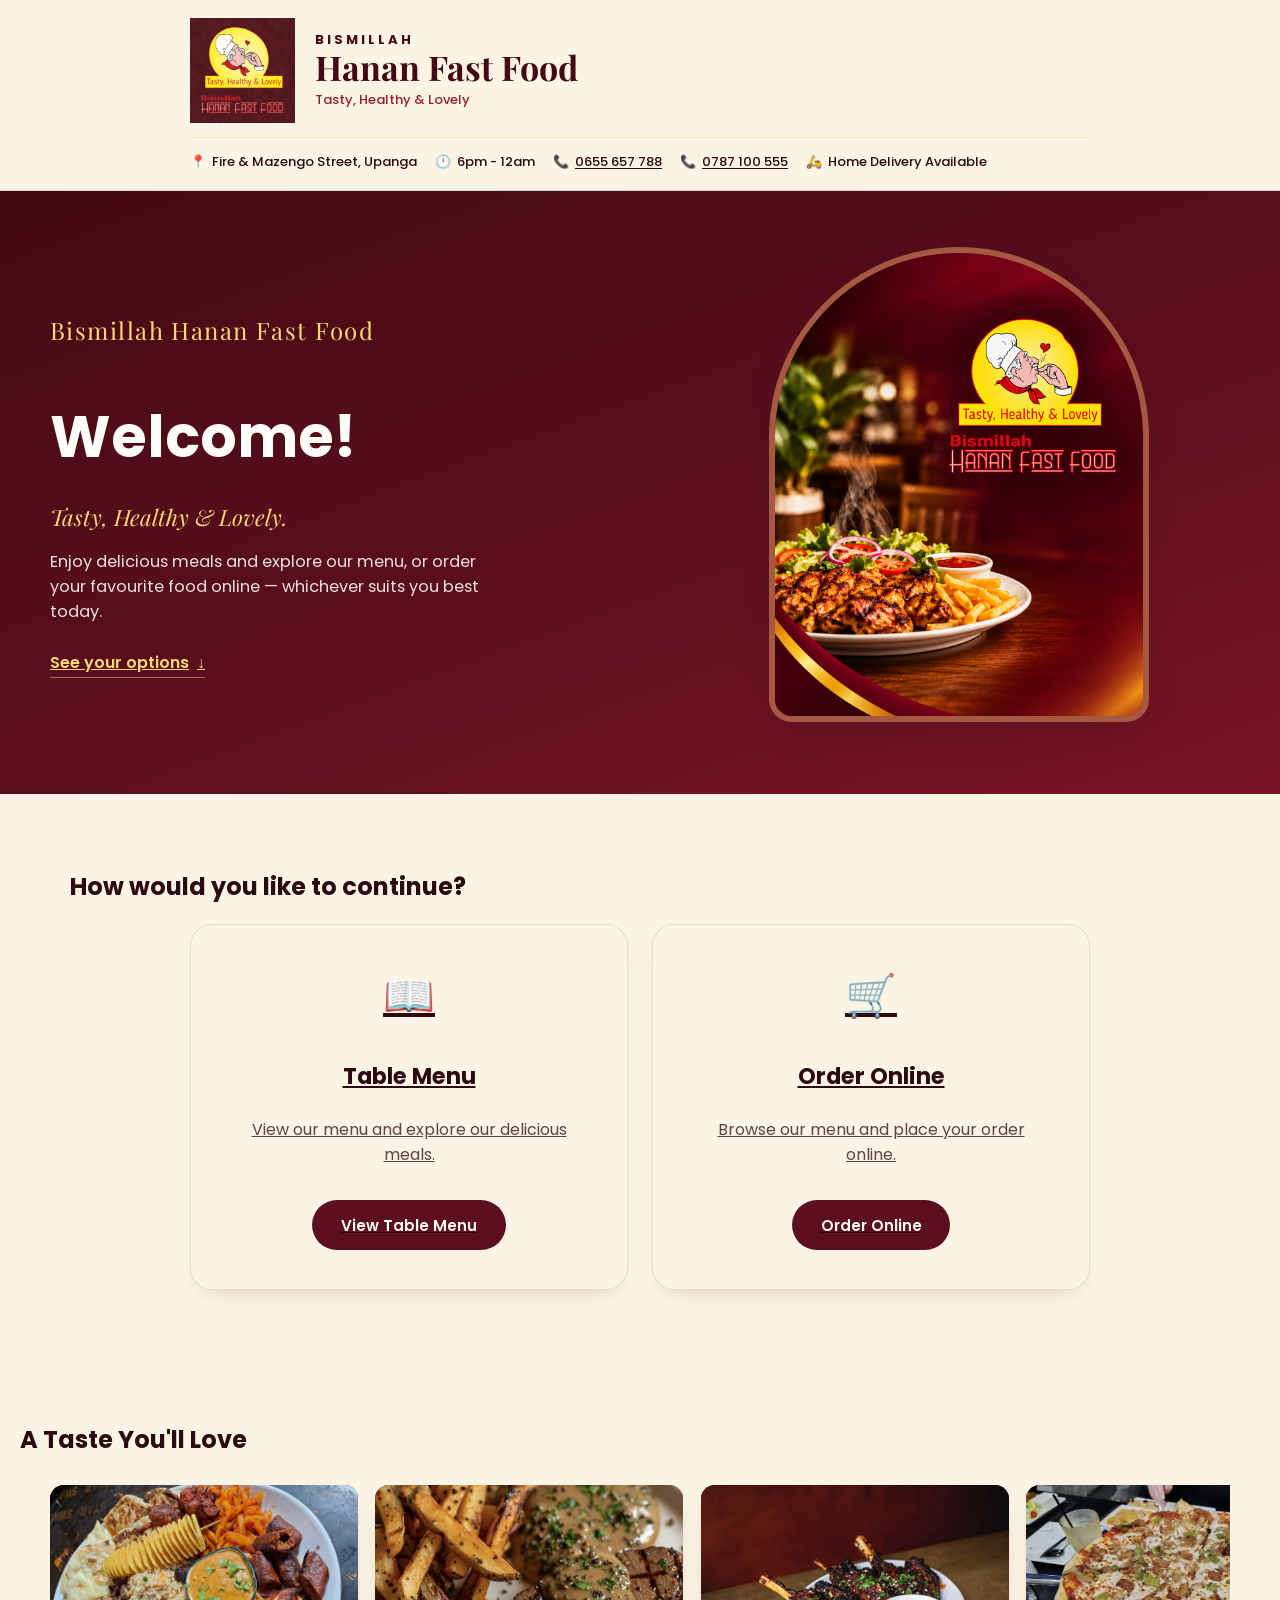
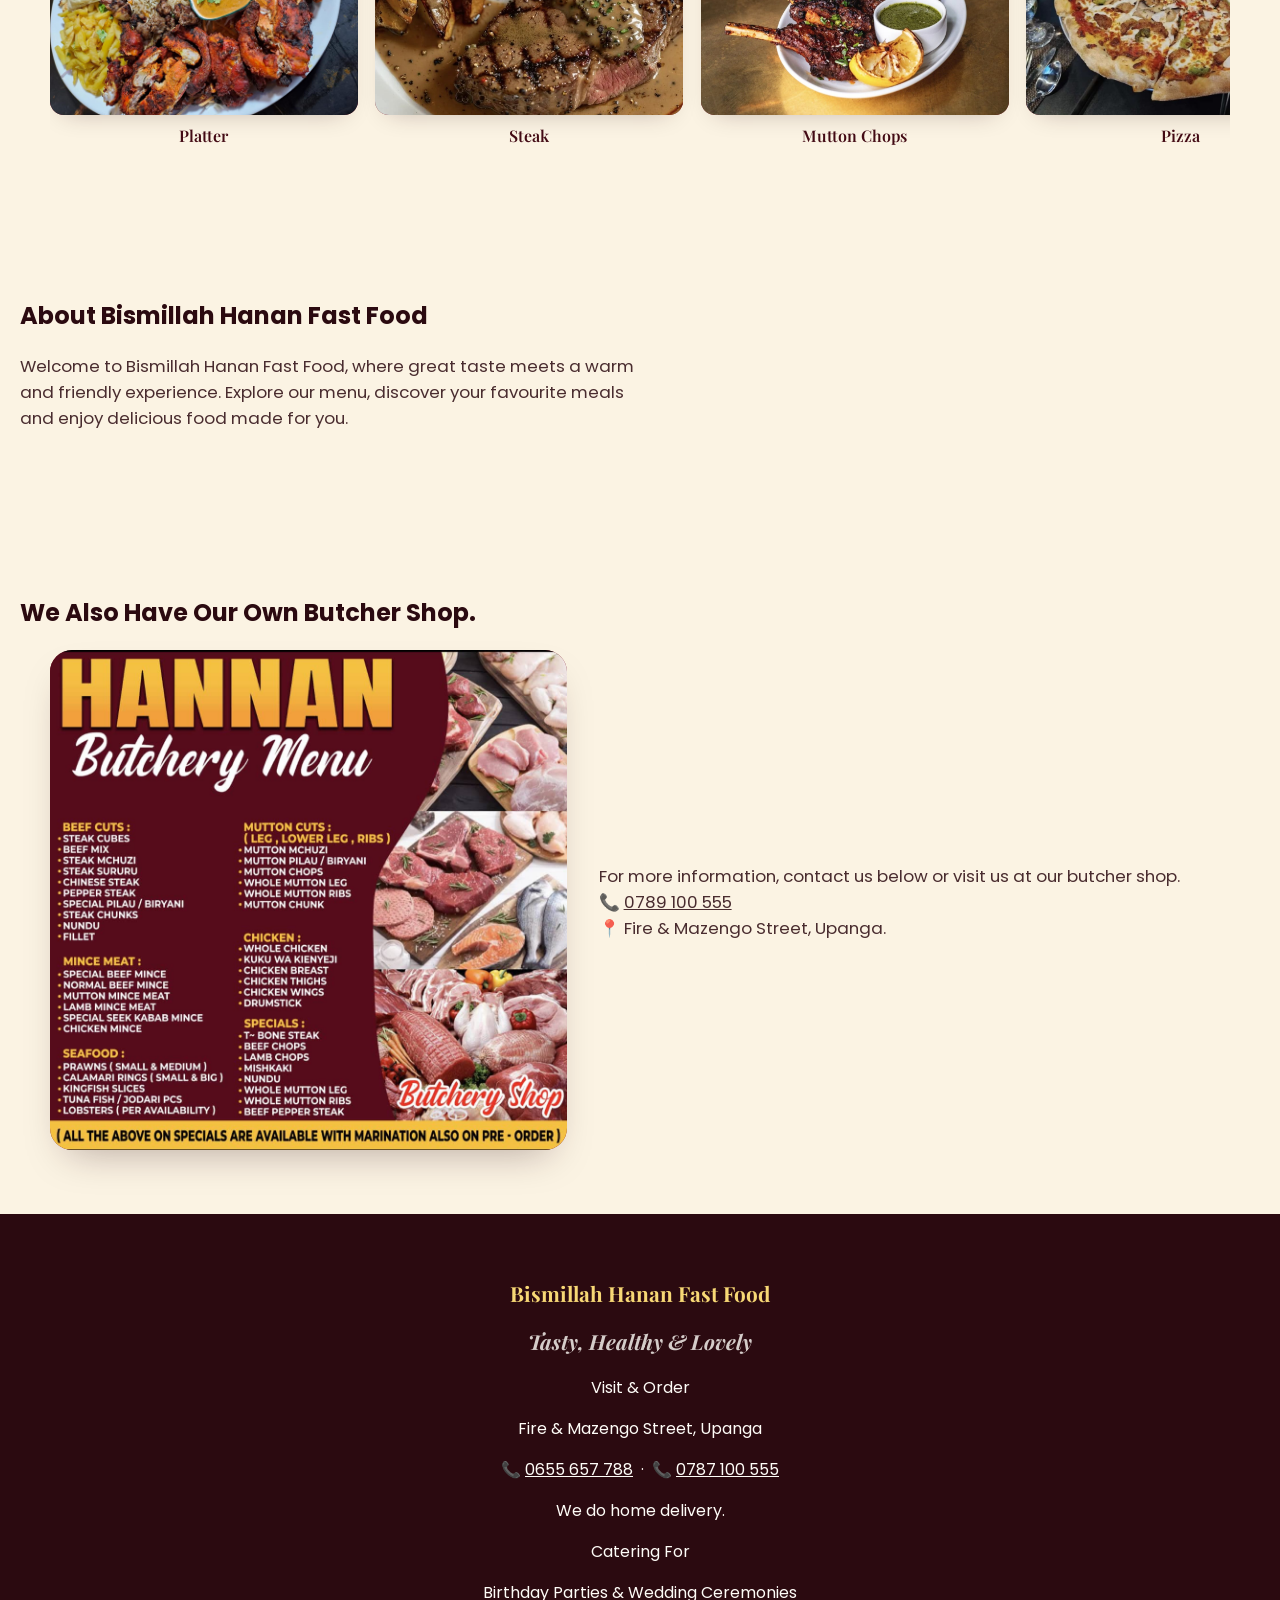
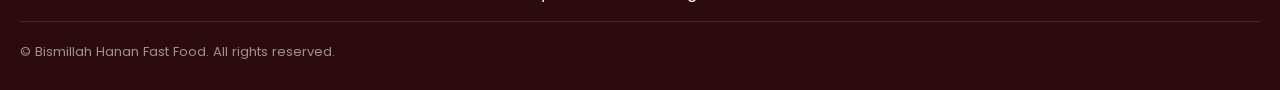
<file: index.html>
<!DOCTYPE html>
<html lang="en">
<head>
  <meta charset="UTF-8">
  <meta name="viewport" content="width=device-width, initial-scale=1.0">
  <title>Bismillah Hanan Fast Food | Tasty, Healthy &amp; Lovely</title>
  <meta name="description" content="Welcome to Bismillah Hanan Fast Food. View our table menu or order your favourite meals online.">

  <!-- Google Fonts: Playfair Display for headings, Poppins for body text -->
  <link rel="preconnect" href="https://fonts.googleapis.com">
  <link rel="preconnect" href="https://fonts.gstatic.com" crossorigin>
  <link href="https://fonts.googleapis.com/css2?family=Playfair+Display:wght@600;700;800&family=Poppins:wght@400;500;600;700&display=swap" rel="stylesheet">

  <link rel="stylesheet" href="style.css">
</head>
<body>

  <!-- =========================================================
     HEADER
     ========================================================= -->

<header class="site-header">

  <div class="header-inner">

    <!-- Restaurant Logo -->
    <div class="brand-logo">
      <img
        src="logo.jpeg"
        alt="Bismillah Hanan Fast Food Logo"
      />
    </div>

    <!-- Restaurant Brand -->
    <div class="brand-copy">

      <p class="brand-eyebrow">Bismillah</p>

      <h1 class="brand-name">
        Hanan Fast Food
      </h1>

      <p class="brand-tagline">
        Tasty, Healthy &amp; Lovely
      </p>

    </div>

    <!-- Header Information -->
    <div class="header-strip">

      <div class="header-strip-item">
        <span class="header-icon">📍</span>
        <span>Fire &amp; Mazengo Street, Upanga </span>
      </div>

		<div class="header-strip-item">
        <span class="header-icon">🕛</span>
        <span>6pm - 12am</span>
      </div>
		
      <div class="header-strip-item">
        <span class="header-icon">📞</span>
        <a href="tel:0655657788">0655 657 788</a>
      </div>

      <div class="header-strip-item">
        <span class="header-icon">📞</span>
        <a href="tel:0787100555">0787 100 555</a>
      </div>

      <div class="header-strip-item">
        <span class="header-icon">🛵</span>
        <span>Home Delivery Available</span>
      </div>

    </div>

  </div>

</header>

<main>
    <!-- ============ HERO / WELCOME SECTION ============ -->
    <section class="hero" aria-labelledby="hero-heading">
      <div class="hero-inner">
        <div class="hero-text">
          <p class="hero-kicker">Bismillah Hanan Fast Food</p>
          <h1 id="hero-heading">Welcome!</h1>
          <p class="hero-tagline">Tasty, Healthy &amp; Lovely.</p>
          <p class="hero-copy">Enjoy delicious meals and explore our menu, or order your favourite food online — whichever suits you best today.</p>
          <a href="#choose" class="hero-scroll-cta">
            <span>See your options</span>
            <span class="hero-scroll-arrow" aria-hidden="true">↓</span>
          </a>
        </div>

        <div class="hero-media">
          <!-- Hero image: replace images/hero.jpg with the real photo when available -->
          <div class="hero-image-frame">
            <img
              src="hero.png"
              alt="A warm plate of freshly prepared food from Bismillah Hanan Fast Food"
              class="hero-image"
              onerror="this.closest('.hero-image-frame').classList.add('image-fallback')"
            >
            <div class="fallback-label" aria-hidden="true">
              <span>Add hero.jpg</span>
              <small>images/hero.jpg — 1000×1200px recommended</small>
            </div>
          </div>
        </div>
      </div>
    </section>

    <!-- ============ TWO MAIN OPTIONS ============ -->
    <section class="choose" id="choose" aria-labelledby="choose-heading">
      <h2 id="choose-heading" class="section-heading">How would you like to continue?</h2>

      <div class="choice-grid">

        <!-- Card 1: Table Menu -->
        <a href="index1.html" class="choice-card choice-card--menu">
          <span class="choice-icon" aria-hidden="true">📖</span>
          <h3>Table Menu</h3>
          <p>View our menu and explore our delicious meals.</p>
          <span class="choice-button">View Table Menu</span>
        </a>

        <!-- Card 2: Order Online -->
        <a href="index2.html" class="choice-card choice-card--order">
          <span class="choice-icon" aria-hidden="true">🛒</span>
          <h3>Order Online</h3>
          <p>Browse our menu and place your order online.</p>
          <span class="choice-button">Order Online</span>
        </a>

      </div>
    </section>

    <!-- ============ FEATURED FOOD SECTION ============ -->
    <section class="featured" aria-labelledby="featured-heading">
      <h2 id="featured-heading" class="section-heading">A Taste You'll Love</h2>

      <div class="featured-track">
        <figure class="food-card">
          <div class="food-image-frame">
            <img src="Platter.jpeg" alt="Platter" loading="lazy" onerror="this.closest('.food-image-frame').classList.add('image-fallback')">
            <div class="fallback-label" aria-hidden="true"><span>Platter.jpg</span></div>
          </div>
          <figcaption>Platter</figcaption>
        </figure>

        <figure class="food-card">
          <div class="food-image-frame">
            <img src="Steak.jpeg" alt="Steak" loading="lazy" onerror="this.closest('.food-image-frame').classList.add('image-fallback')">
            <div class="fallback-label" aria-hidden="true"><span>Steak.jpg</span></div>
          </div>
          <figcaption>Steak</figcaption>
        </figure>

        <figure class="food-card">
          <div class="food-image-frame">
            <img src="Mutton chops.jpeg" alt="Mutton chops" loading="lazy" onerror="this.closest('.food-image-frame').classList.add('image-fallback')">
            <div class="fallback-label" aria-hidden="true"><span>Mutton chops.jpg</span></div>
          </div>
          <figcaption>Mutton Chops</figcaption>
        </figure>

        <figure class="food-card">
          <div class="food-image-frame">
            <img src="Pizza.jpeg" alt="Pizza" loading="lazy" onerror="this.closest('.food-image-frame').classList.add('image-fallback')">
            <div class="fallback-label" aria-hidden="true"><span>Pizza.jpg</span></div>
          </div>
          <figcaption>Pizza</figcaption>
        </figure>
		
      </div>
    </section>

    <!-- ============ ABOUT SECTION ============ -->
    <section class="about" aria-labelledby="about-heading">
        <div class="about-text">
          <h2 id="about-heading" class="section-heading section-heading--left">About Bismillah Hanan Fast Food</h2>
          <p>Welcome to Bismillah Hanan Fast Food, where great taste meets a warm and friendly experience. Explore our menu, discover your favourite meals and enjoy delicious food made for you.</p>
        </div>
      </div>
    </section>
	  <!-- ============ ABOUT SECTION ============ -->
    <section class="about" aria-labelledby="about-heading">
		<h2 id="about-heading" class="section-heading section-heading--left">We Also Have Our Own Butcher Shop.</h2>
      <div class="about-inner">
        <div class="about-image-frame">
          <img src="Butcher.jpeg" alt="Hannan Butchery Shop" loading="lazy" onerror="this.closest('.about-image-frame').classList.add('image-fallback')">
          <div class="fallback-label" aria-hidden="true"><span>Butcher shop.jpg</span></div>
        </div>
        <div class="about-text">
          <h2 id="about-heading" class="section-heading section-heading--left"></h2>
          <p>
			  For more information, contact us below or visit us at our butcher shop.
			  <br>
		  📞 <a href="tel:0789100555">0789 100 555</a>
			  <br>
		  📍  Fire &amp; Mazengo Street, Upanga.
		  </p>
        </div
      </div>
    </section>
	

  <!-- ============ FOOTER ============ -->
  
  <footer class="site-footer">


<div class="footer-inner">

  <!-- Footer Brand -->
  <div class="footer-brand">

    <p class="footer-name">
      Bismillah Hanan Fast Food
    </p>

    <p class="footer-tagline">
      Tasty, Healthy &amp; Lovely
    </p>

  </div>

  <!-- Restaurant Details -->
  <div class="footer-details">

    <p class="footer-heading">
      Visit &amp; Order
    </p>

    <p>
     Fire &amp; Mazengo Street, Upanga
    </p>

    <p>
      📞 <a href="tel:0655657788">0655 657 788</a>
      &nbsp;·&nbsp;
      📞 <a href="tel:0787100555">0787 100 555</a>
    </p>

    <p>
      We do home delivery.
    </p>

  </div>

  <!-- Catering -->
  <div class="footer-catering">

    <p class="footer-heading">
      Catering For
    </p>

    <p>
      Birthday Parties &amp; Wedding Ceremonies
    </p>

  </div>

</div>

<!-- Copyright -->
<p class="footer-copyright">
  © <span id="year"></span>
Bismillah Hanan Fast Food. All rights reserved.
</p>


  <script src="script.js"></script>
</body>
</html>
</file>
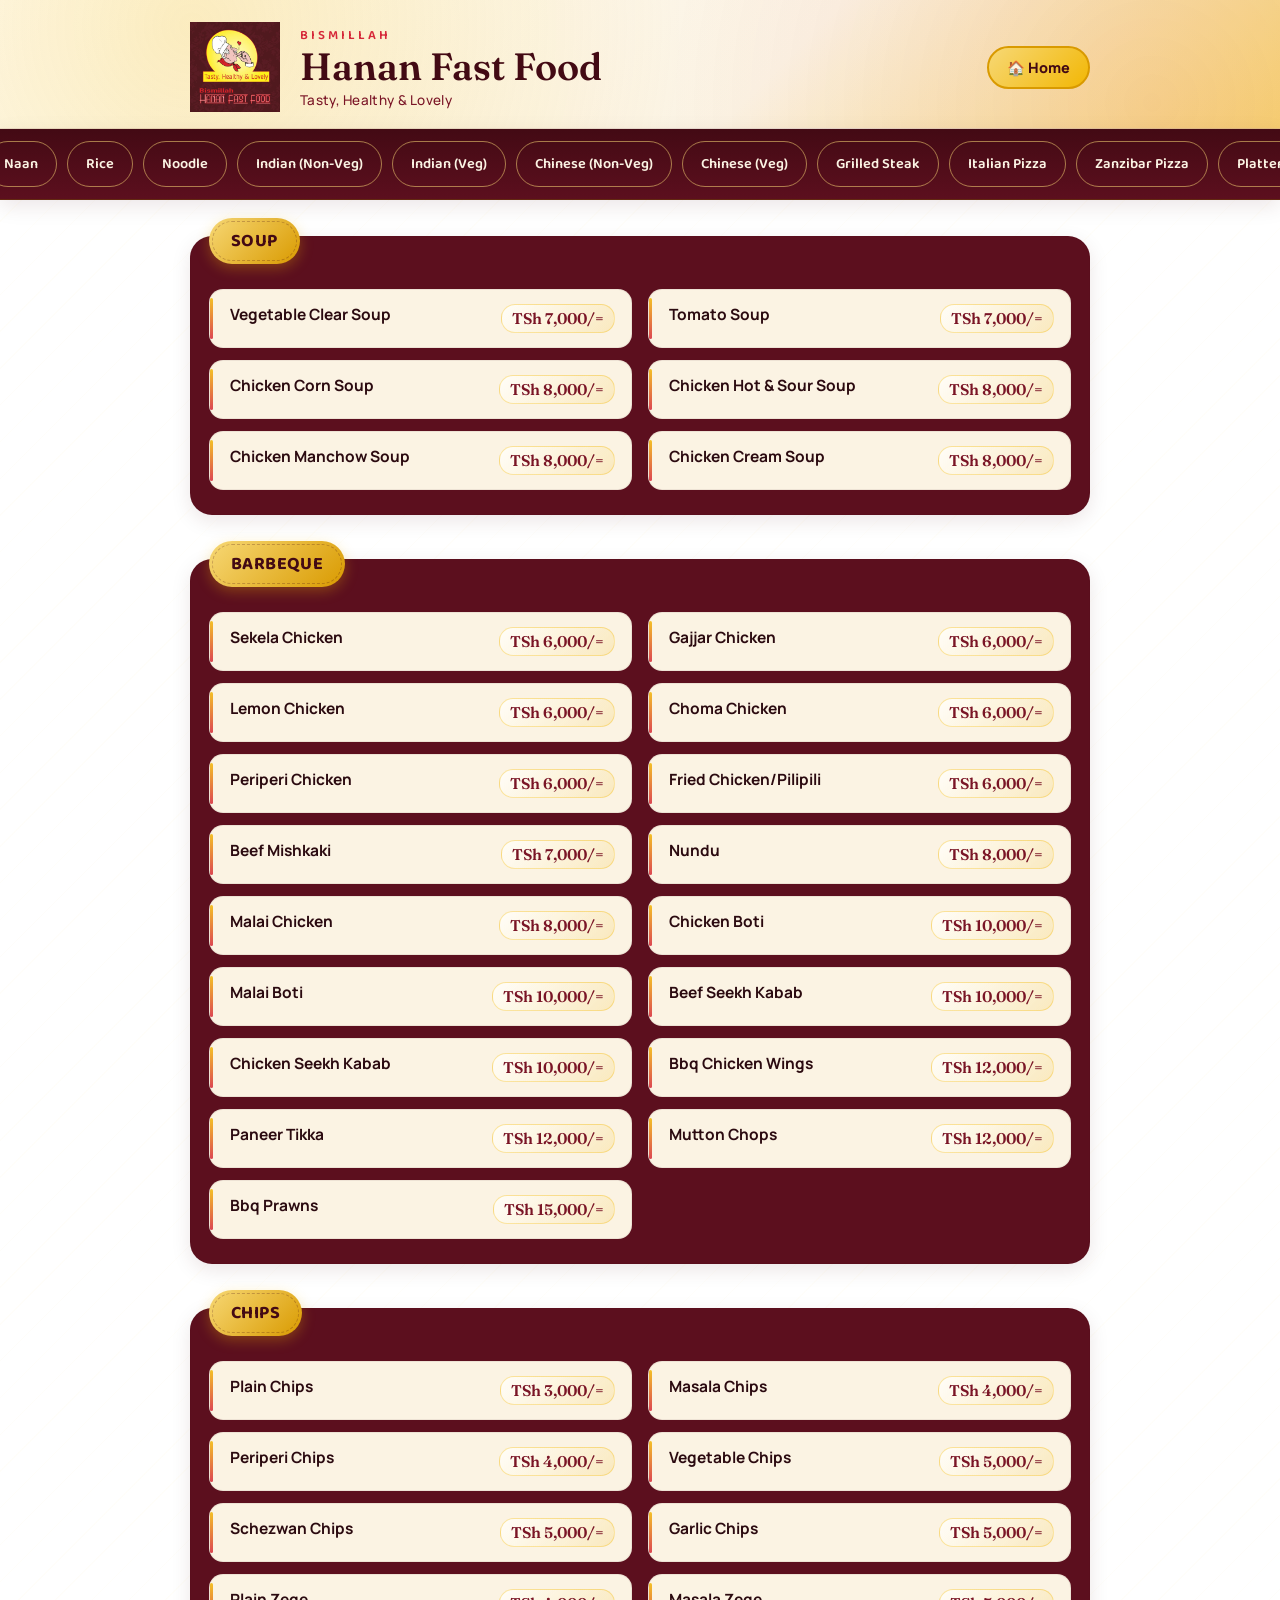
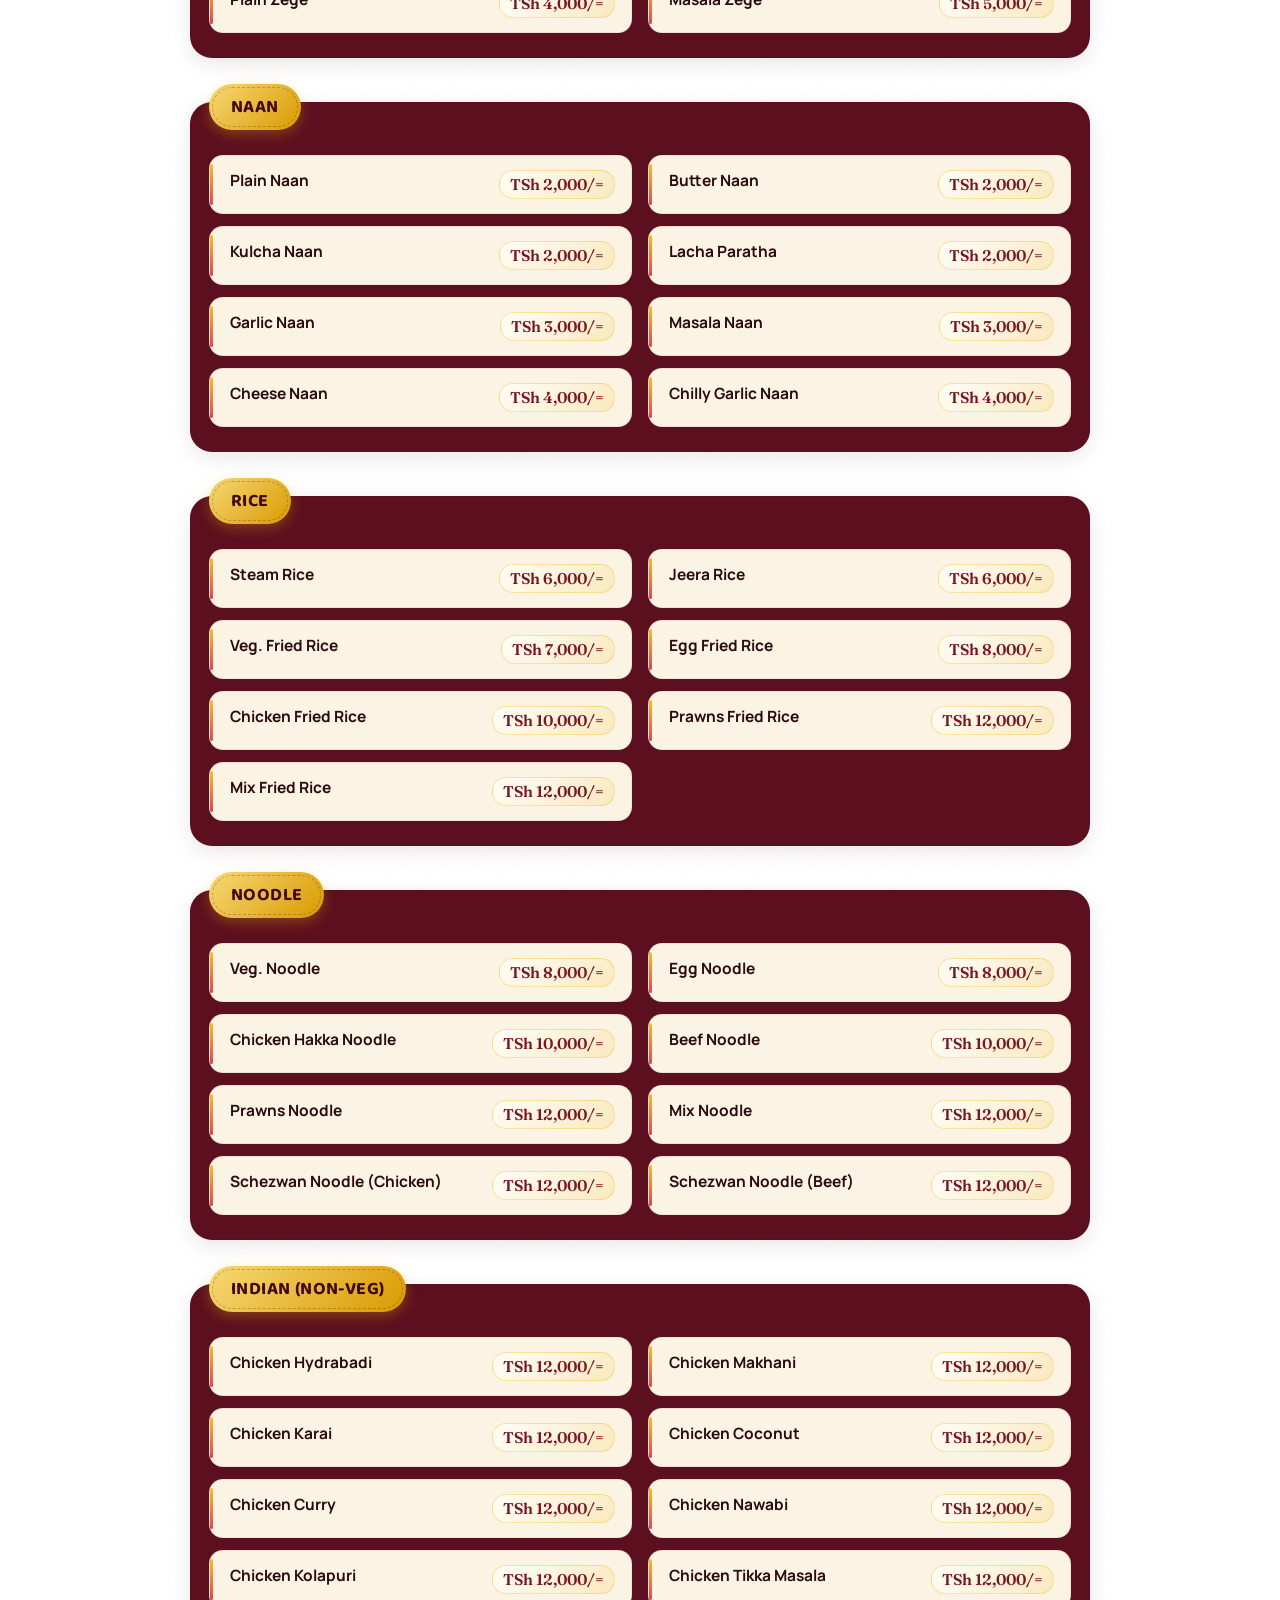
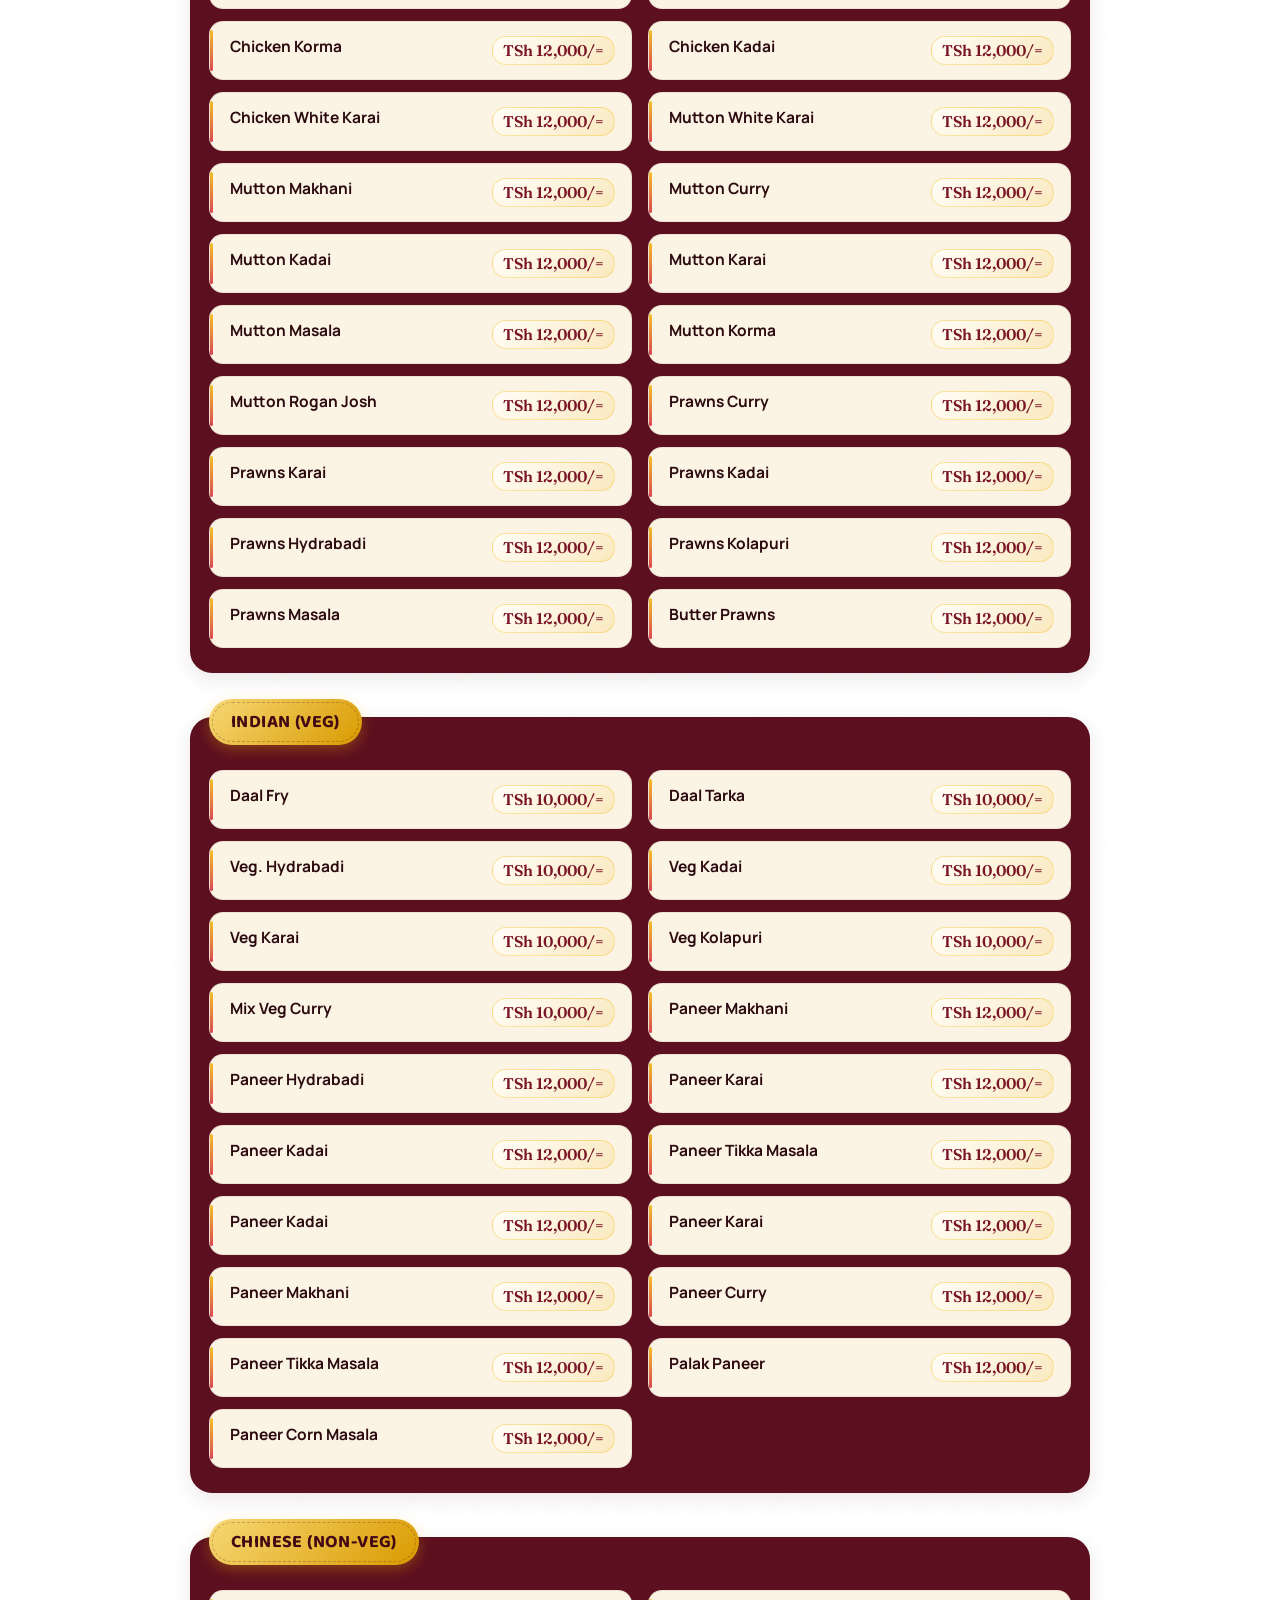
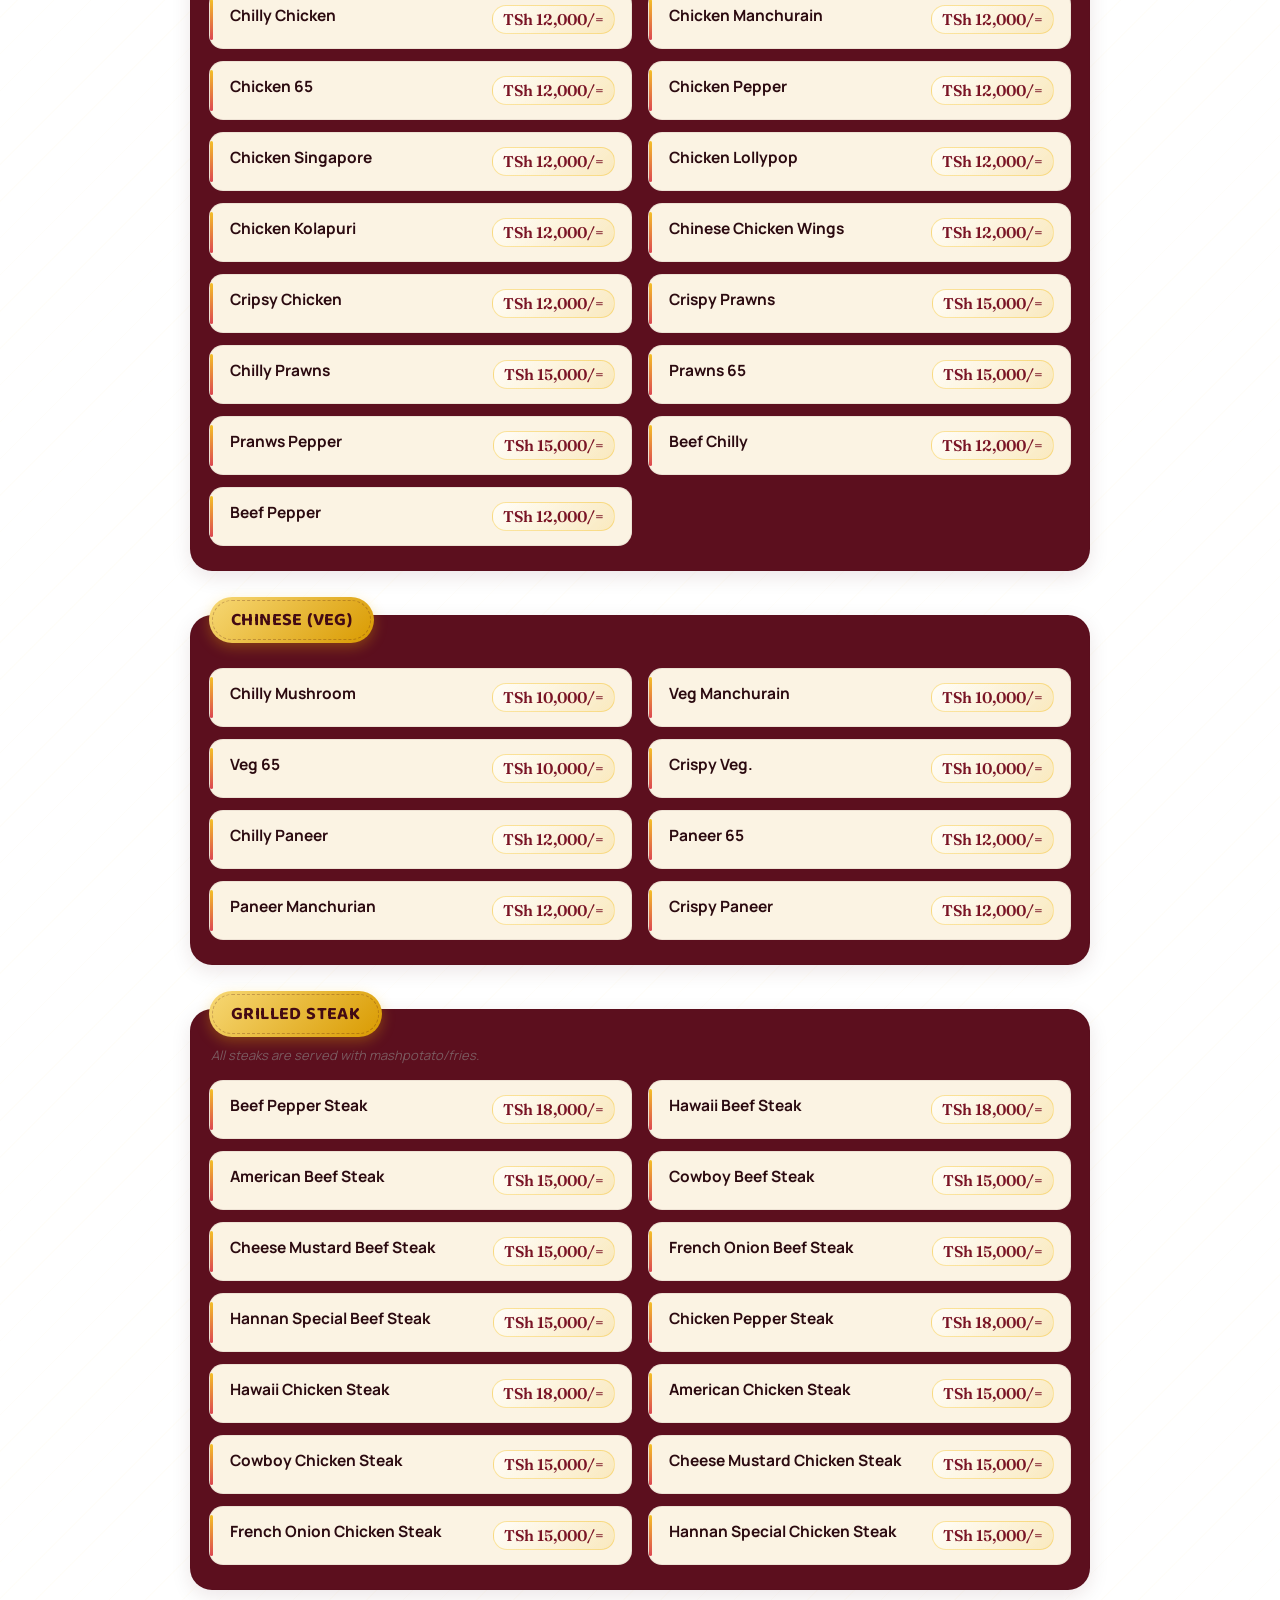
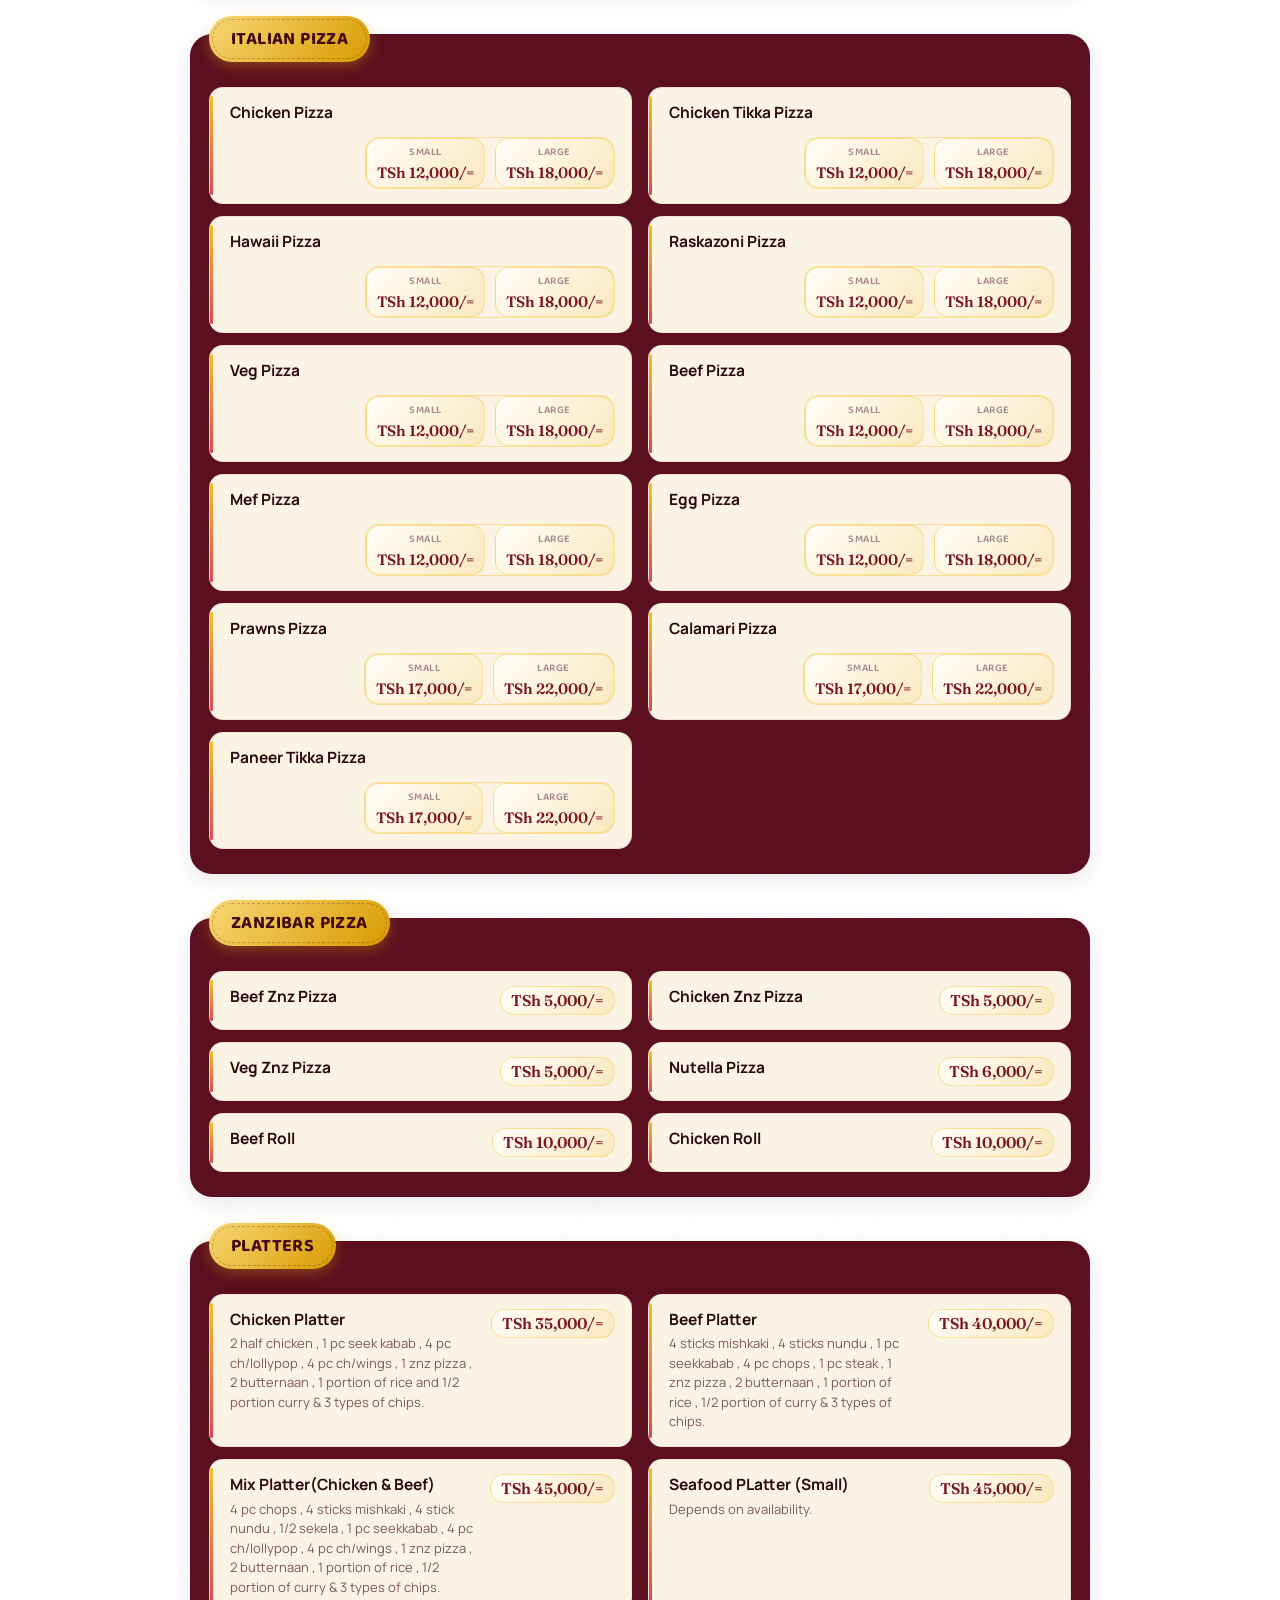
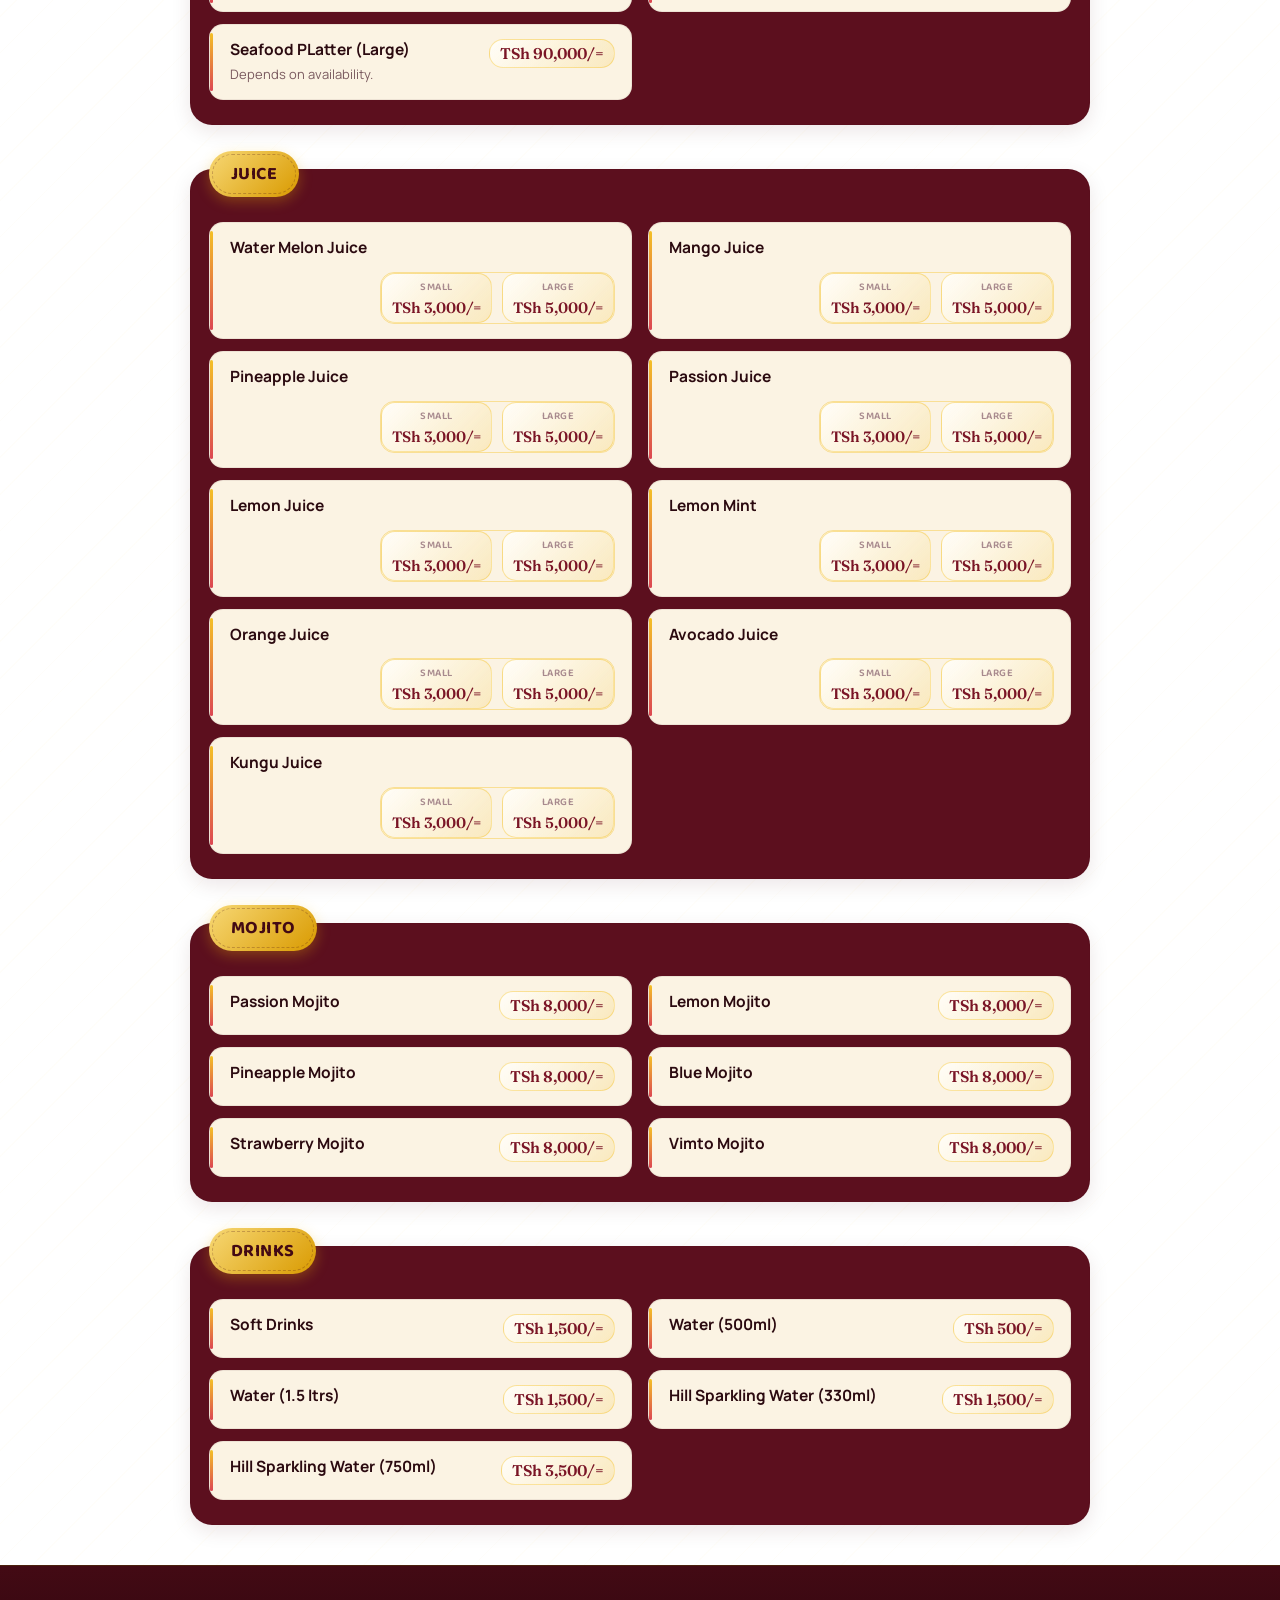
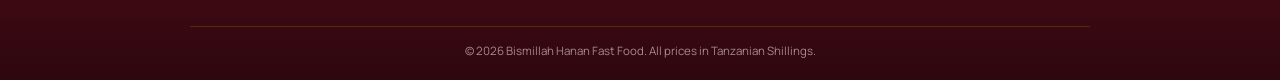
<file: index1.html>
<!DOCTYPE html>

<html lang="en">
<head>
  <meta charset="UTF-8" />
  <meta name="viewport" content="width=device-width, initial-scale=1.0, viewport-fit=cover" />

  <title>Bismillah Hanan Fast Food — Menu</title>

<meta
 name="description"
 content="Digital menu for Bismillah Hanan Fast Food, Stone Town, Zanzibar. Tasty, Healthy & Lovely."
/>

  <link rel="preconnect" href="https://fonts.googleapis.com" />
  <link rel="preconnect" href="https://fonts.gstatic.com" crossorigin />

  <link
    href="https://fonts.googleapis.com/css2?family=Fraunces:opsz,wght@9..144,500;9..144,600;9..144,700&family=Baloo+2:wght@600;700;800&family=Manrope:wght@400;500;600;700;800&display=swap"
    rel="stylesheet"
  />

  <link rel="stylesheet" href="style1.css" />
</head>

<body>

  <!-- =========================================================
       HEADER
       ========================================================= -->

  <header class="site-header">

<div class="header-inner">

  <!-- Restaurant Logo -->
  <div class="brand-logo">
    <img
      src="logo.jpeg"
      alt="Bismillah Hanan Fast Food Logo"
    />
  </div>

  <!-- Restaurant Name -->
  <div class="brand-copy">
    <p class="brand-eyebrow">Bismillah</p>

    <h1 class="brand-name">
      Hanan Fast Food
    </h1>

    <p class="brand-tagline">
      Tasty, Healthy &amp; Lovely
    </p>
  </div>

  <!-- Home Button -->
  <a
    href="index.html"
    class="home-button"
    aria-label="Go back to home page"
  >
    🏠 Home
  </a>

</div>


  </header>

  <!-- =========================================================
       CATEGORY NAVIGATION
       ========================================================= -->

  <nav
    class="category-nav"
    aria-label="Menu categories"
  >


<div
  class="category-nav-scroll"
  id="category-nav"
  role="tablist"
></div>

  </nav>

  <!-- =========================================================
       MENU CONTENT
       ========================================================= -->

  <main
    id="menu-content"
    class="menu-content"
  >
    <!--
      Category sections are rendered here by script.js
      from MENU_DATA
    -->
  </main>

  <!-- =========================================================
       FOOTER
       ========================================================= -->

  <footer class="site-footer">

<!-- Copyright -->
<p class="footer-copyright">
  © <span id="year"></span>
  Bismillah Hanan Fast Food.
  All prices in Tanzanian Shillings.
</p>


  </footer>

  <!-- JavaScript -->

  <script src="script1.js"></script>

</body>
</html>
</file>
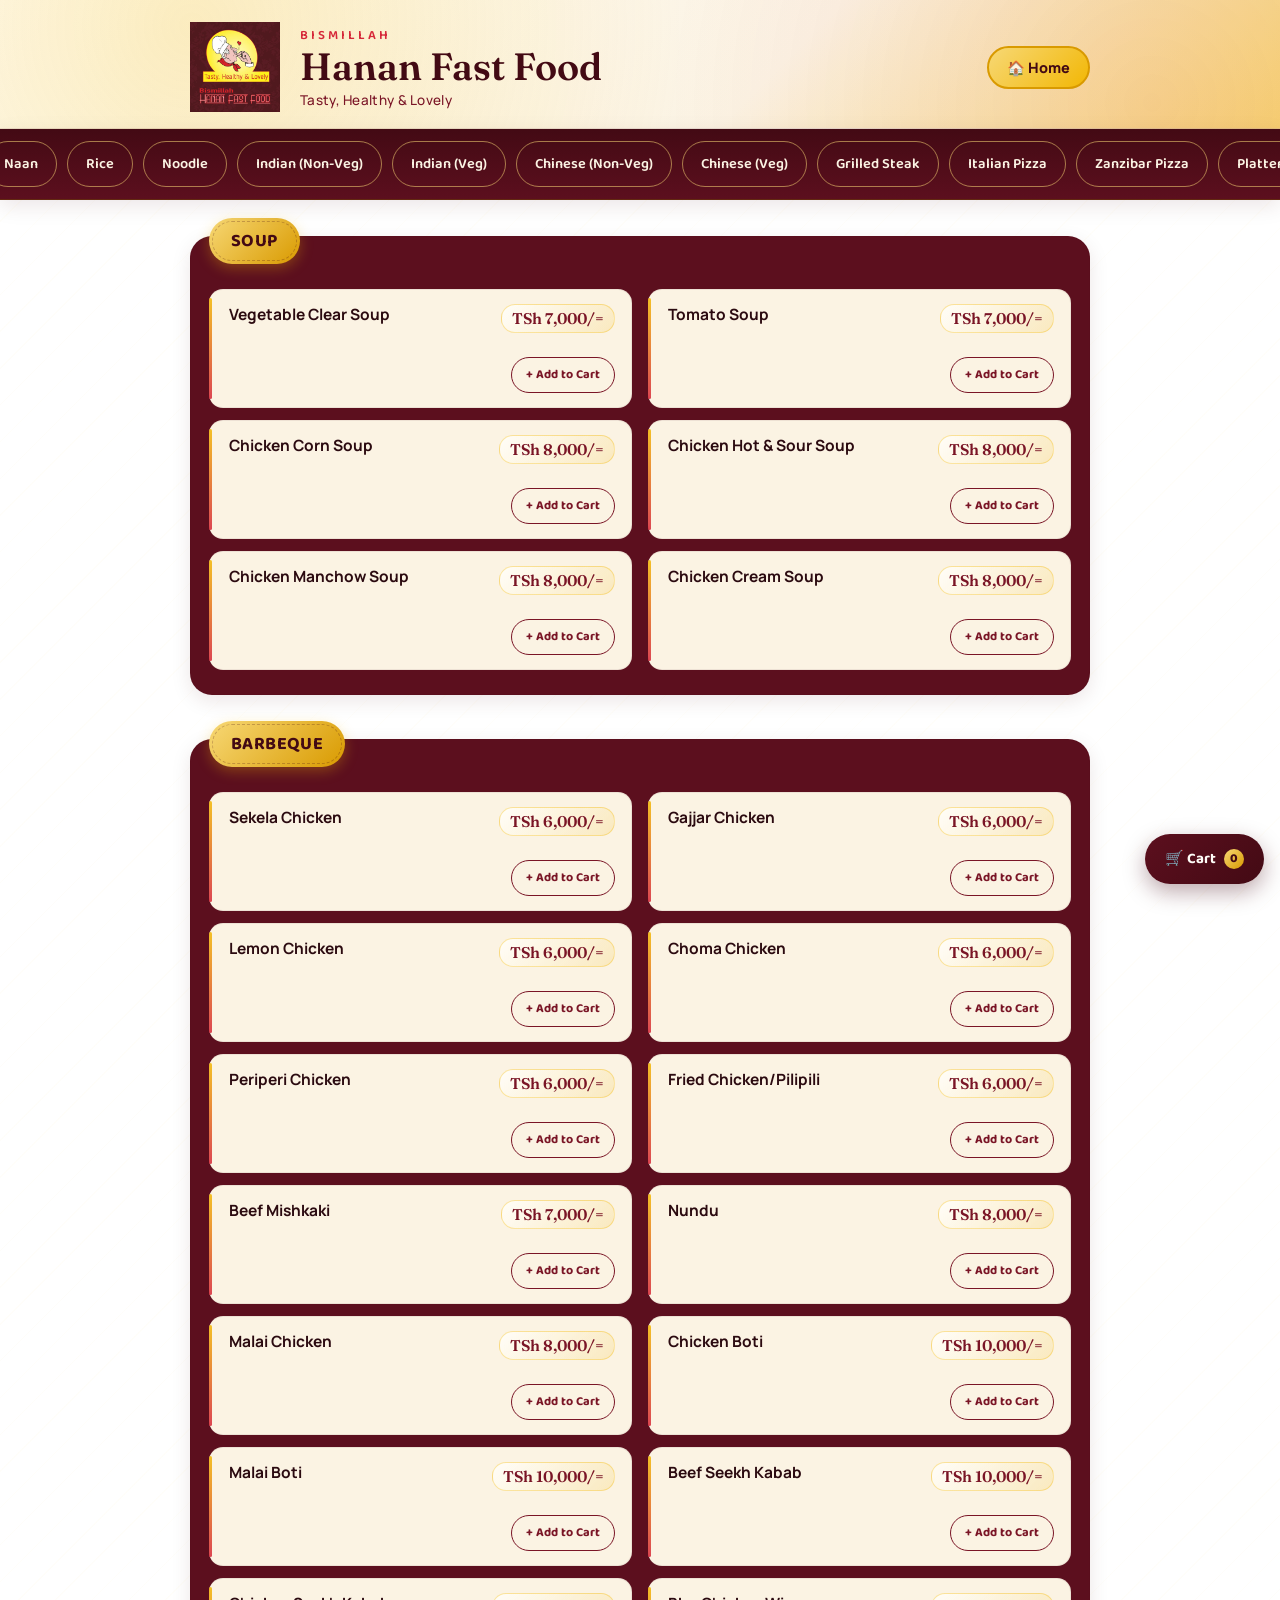
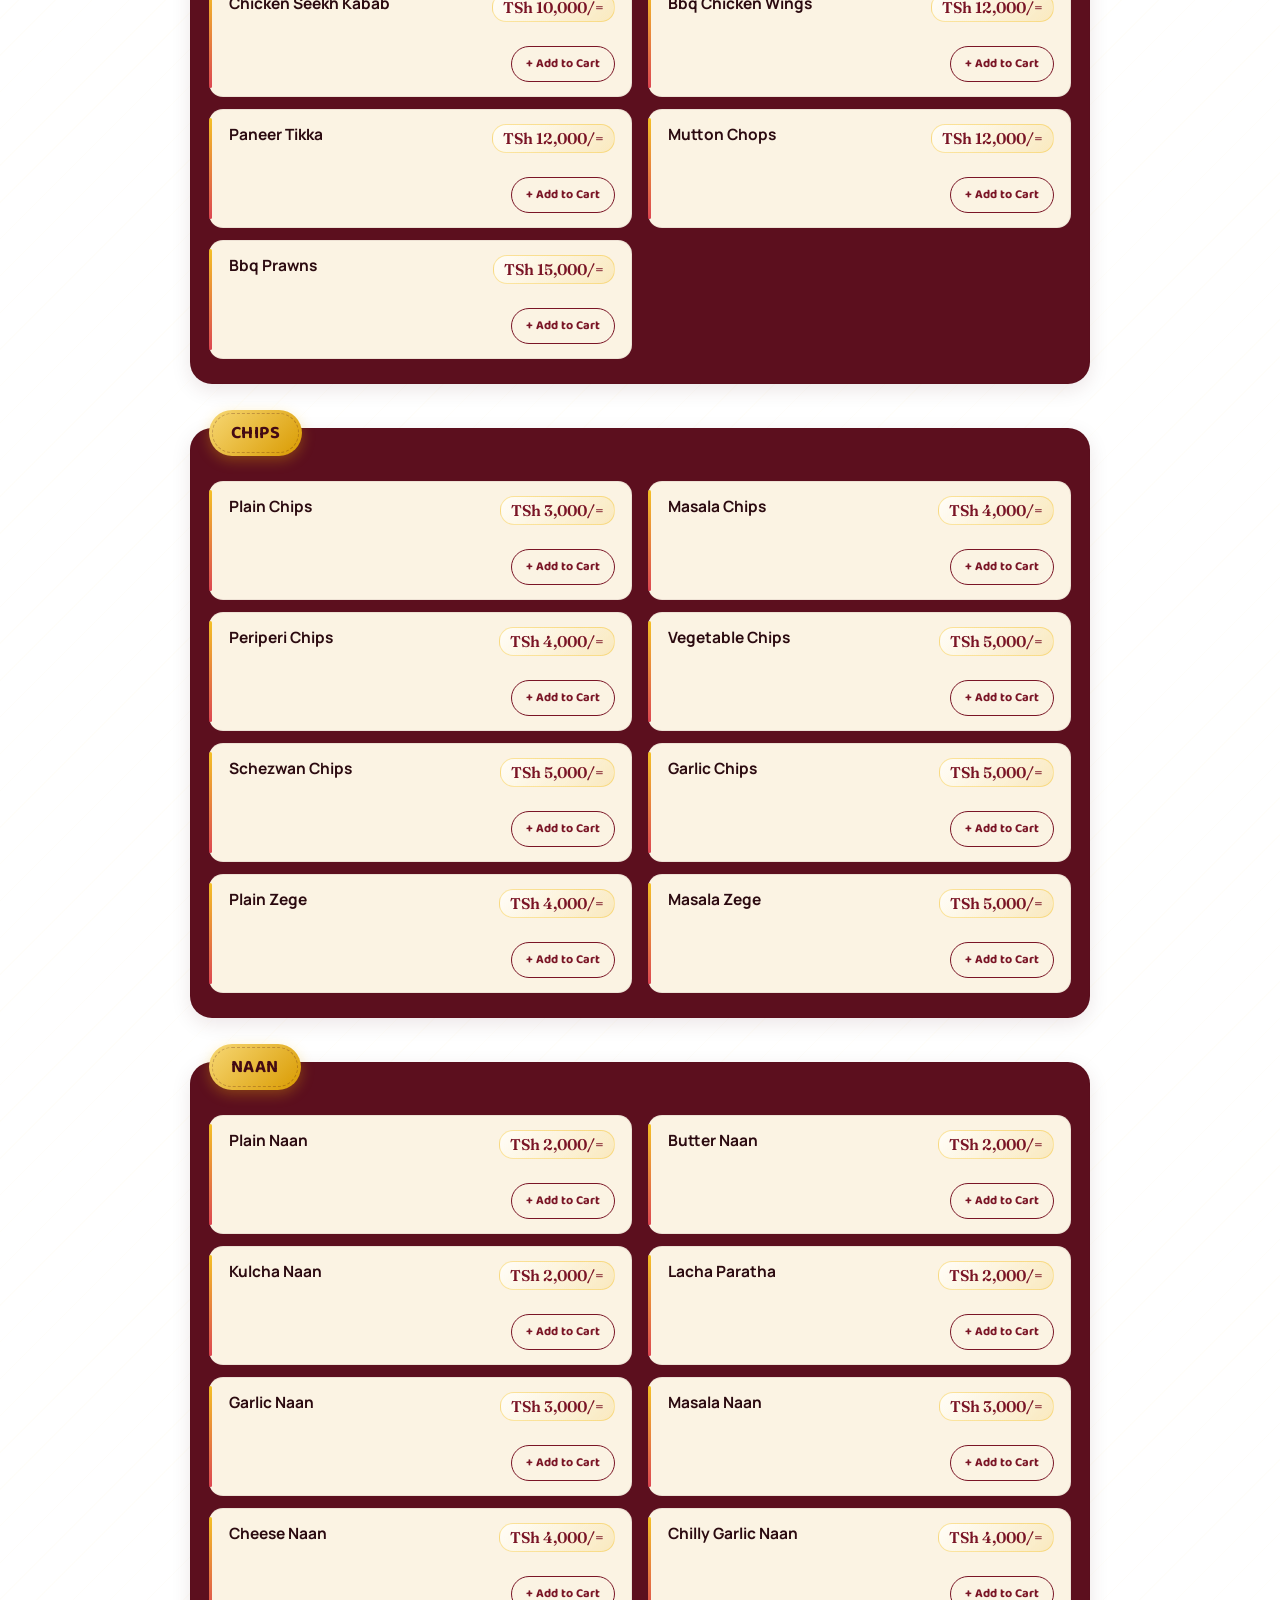
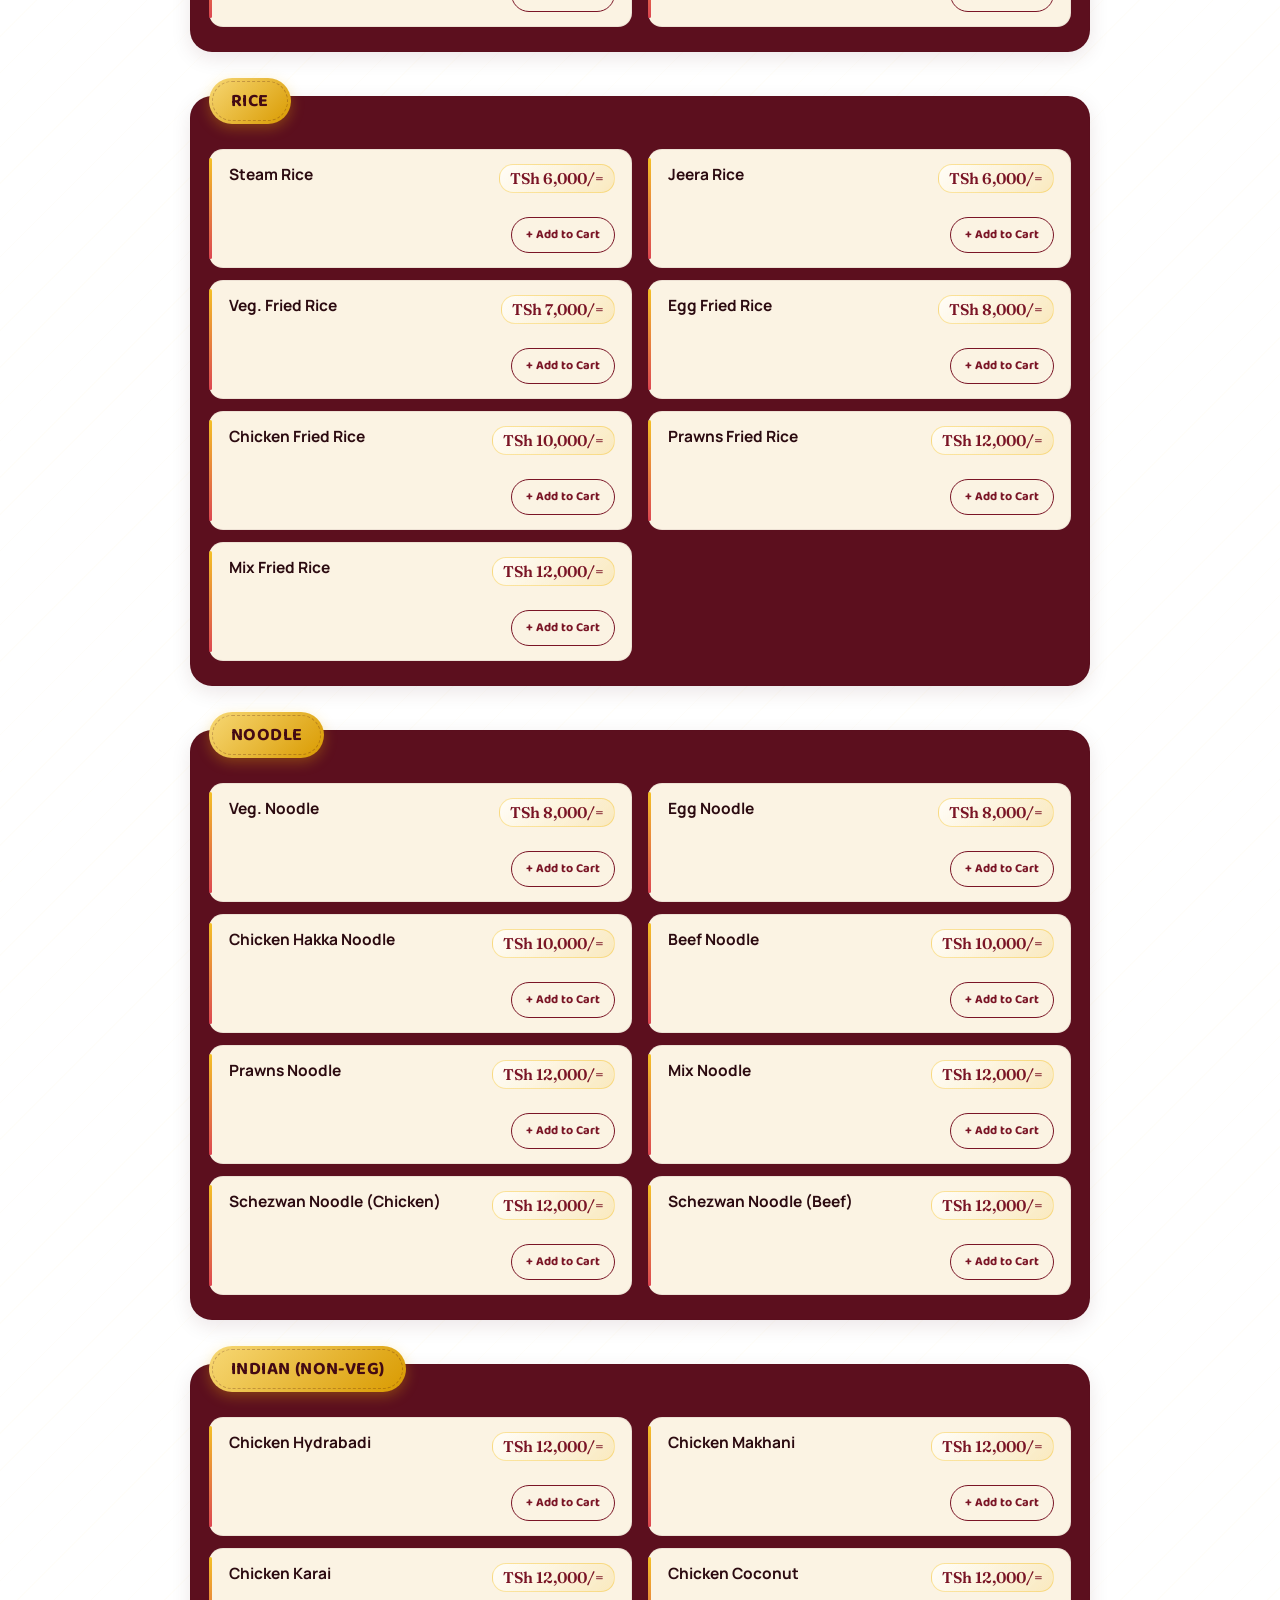
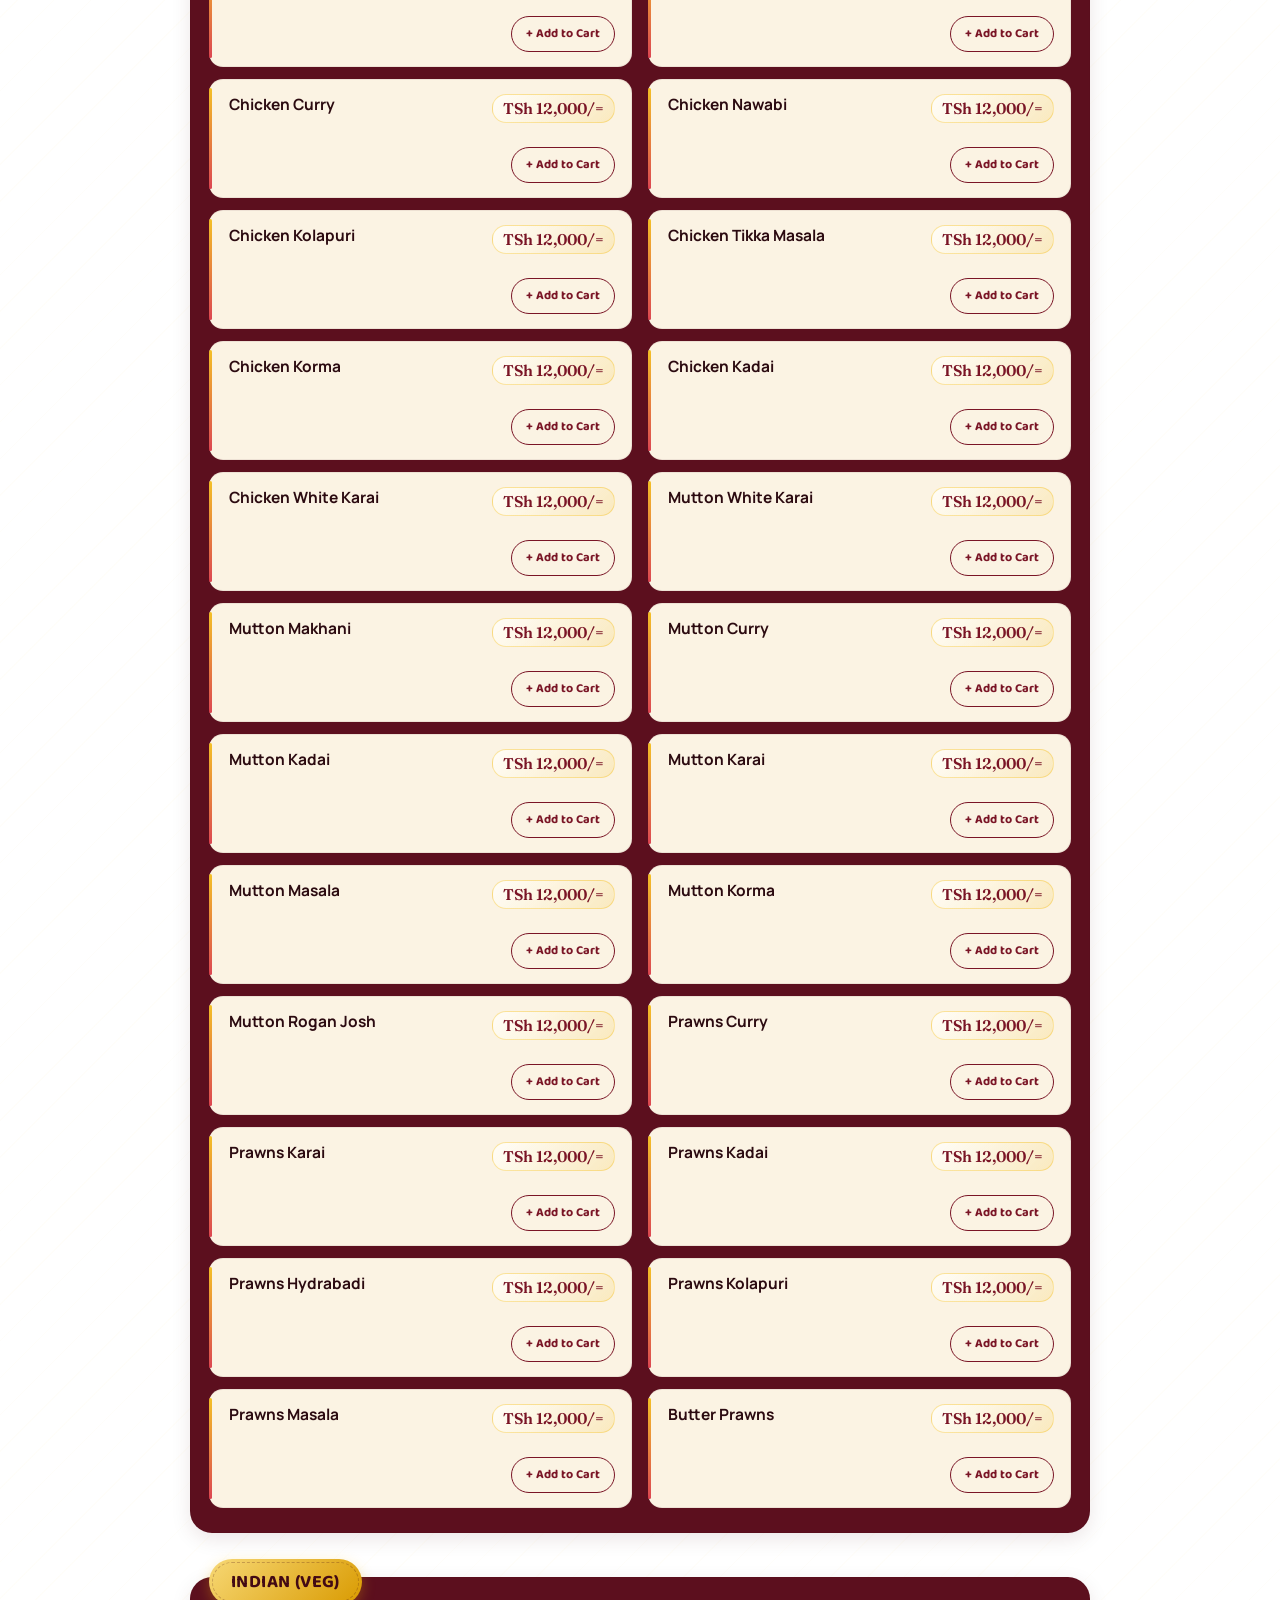
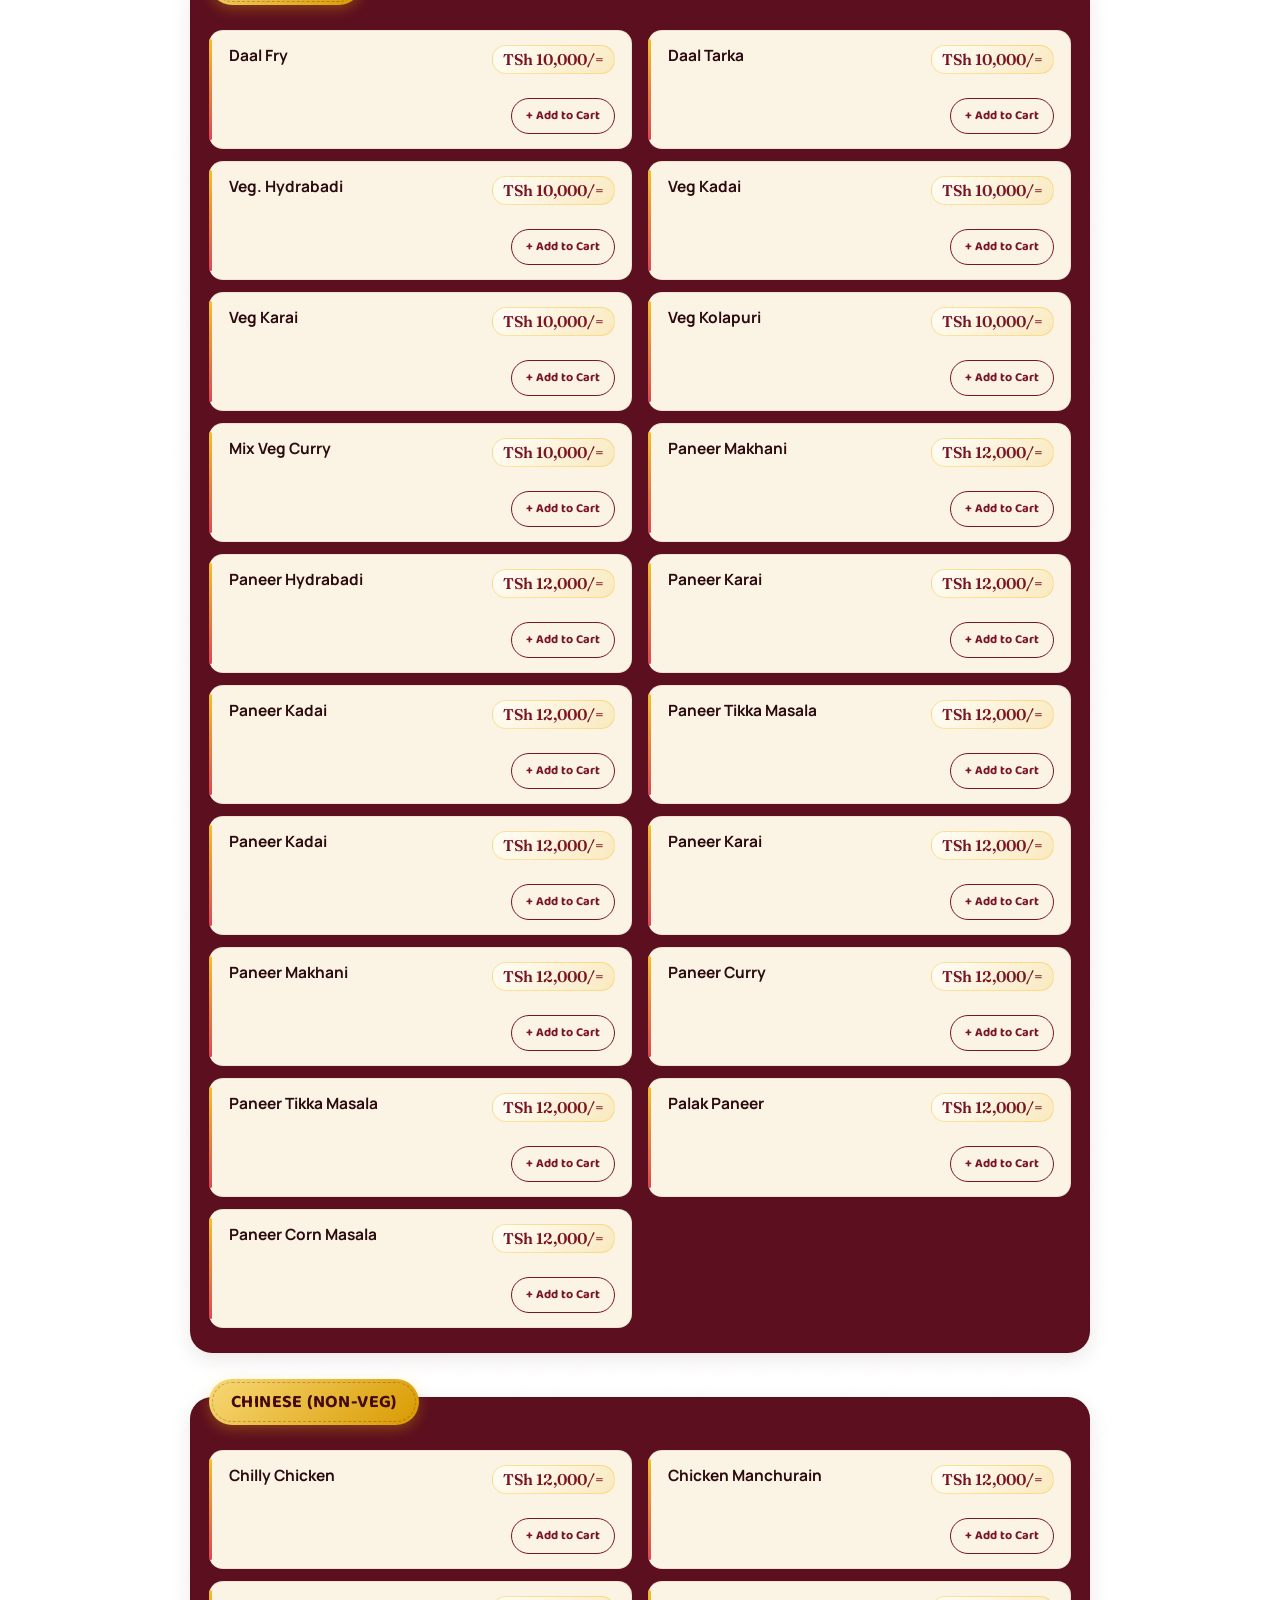
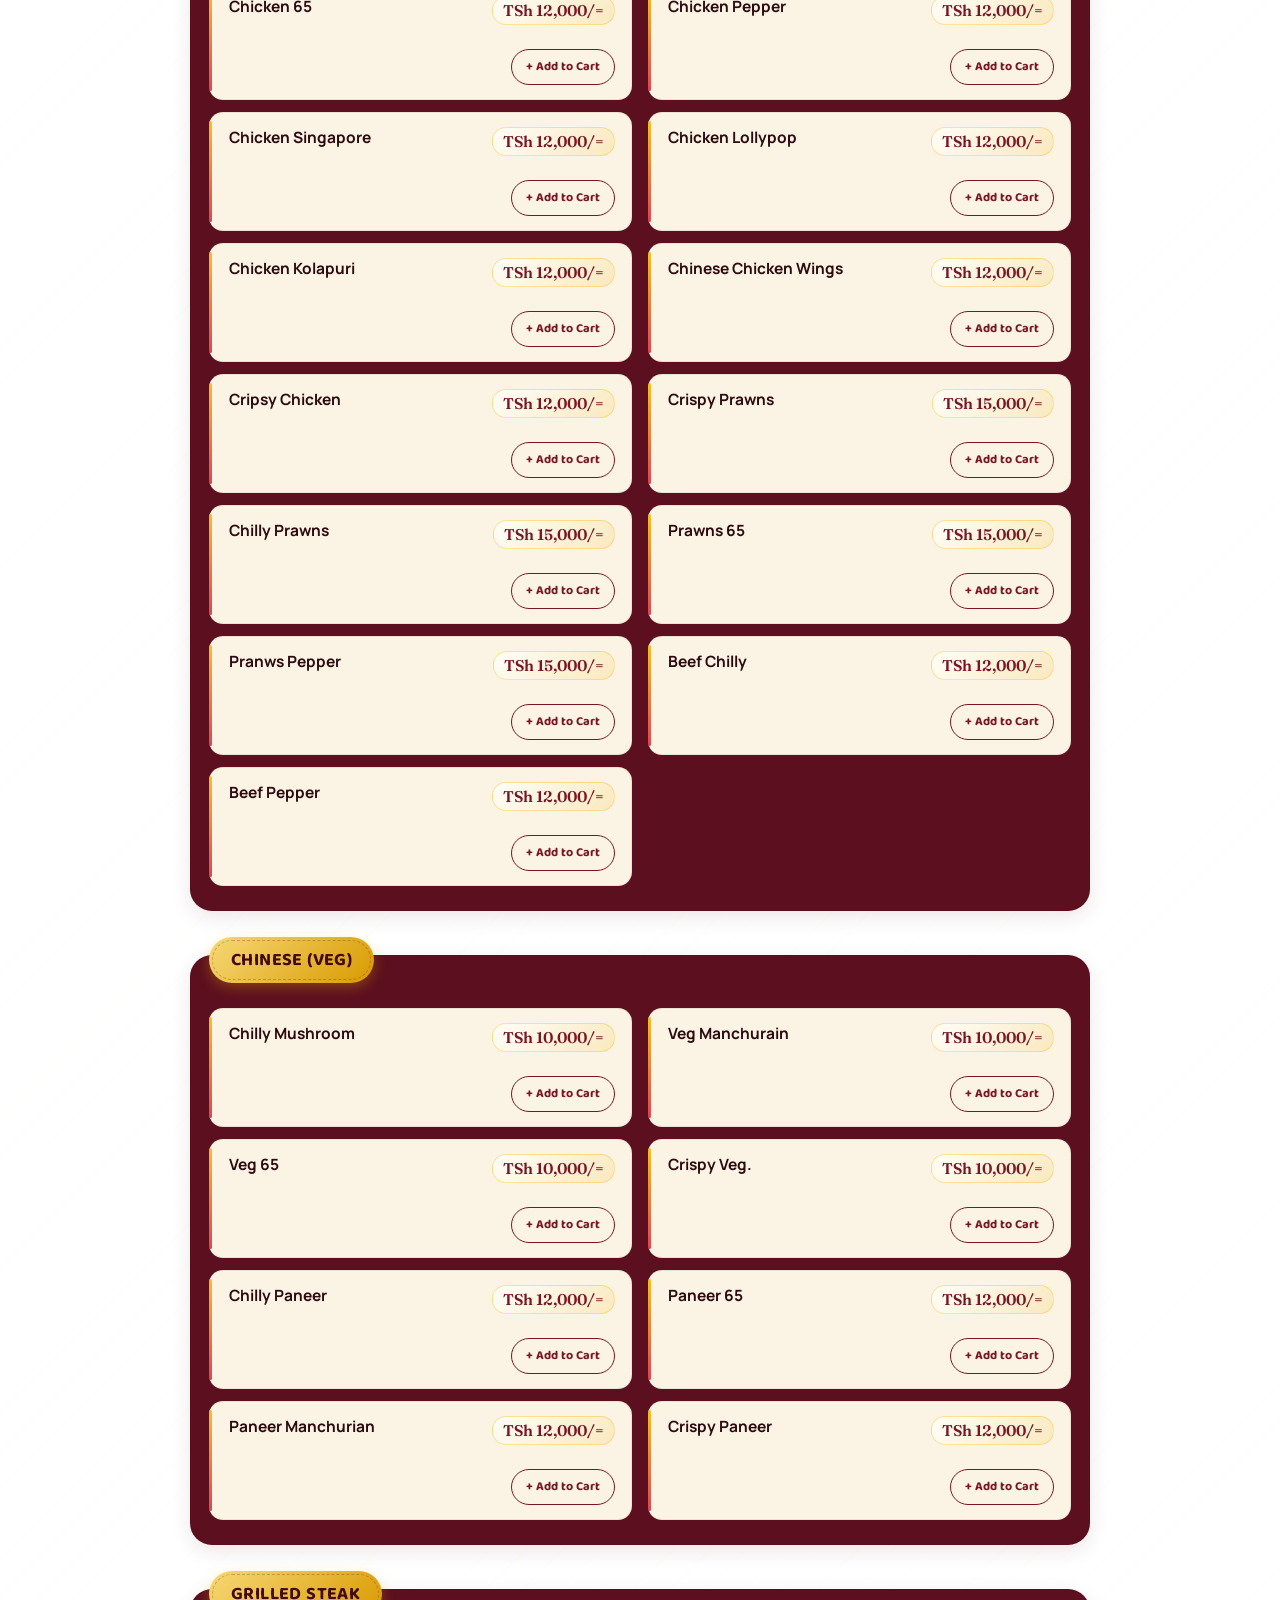
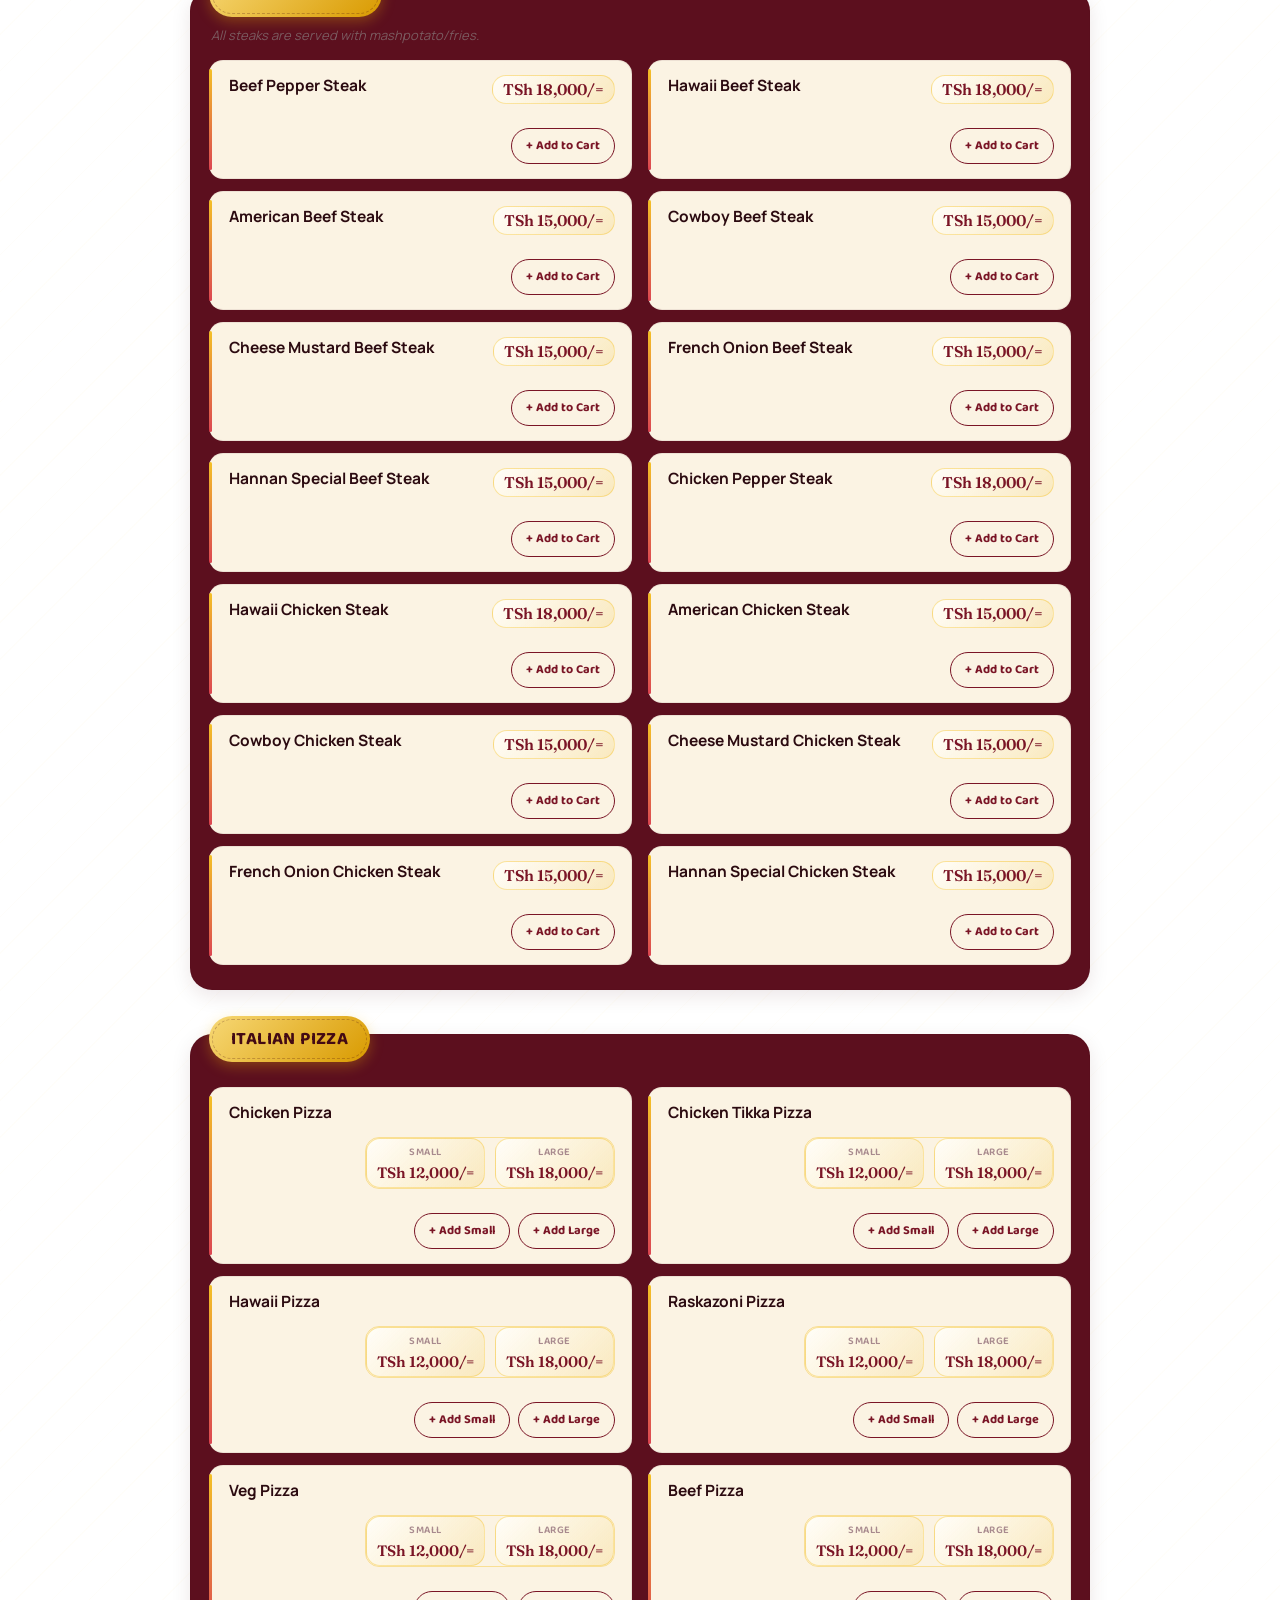
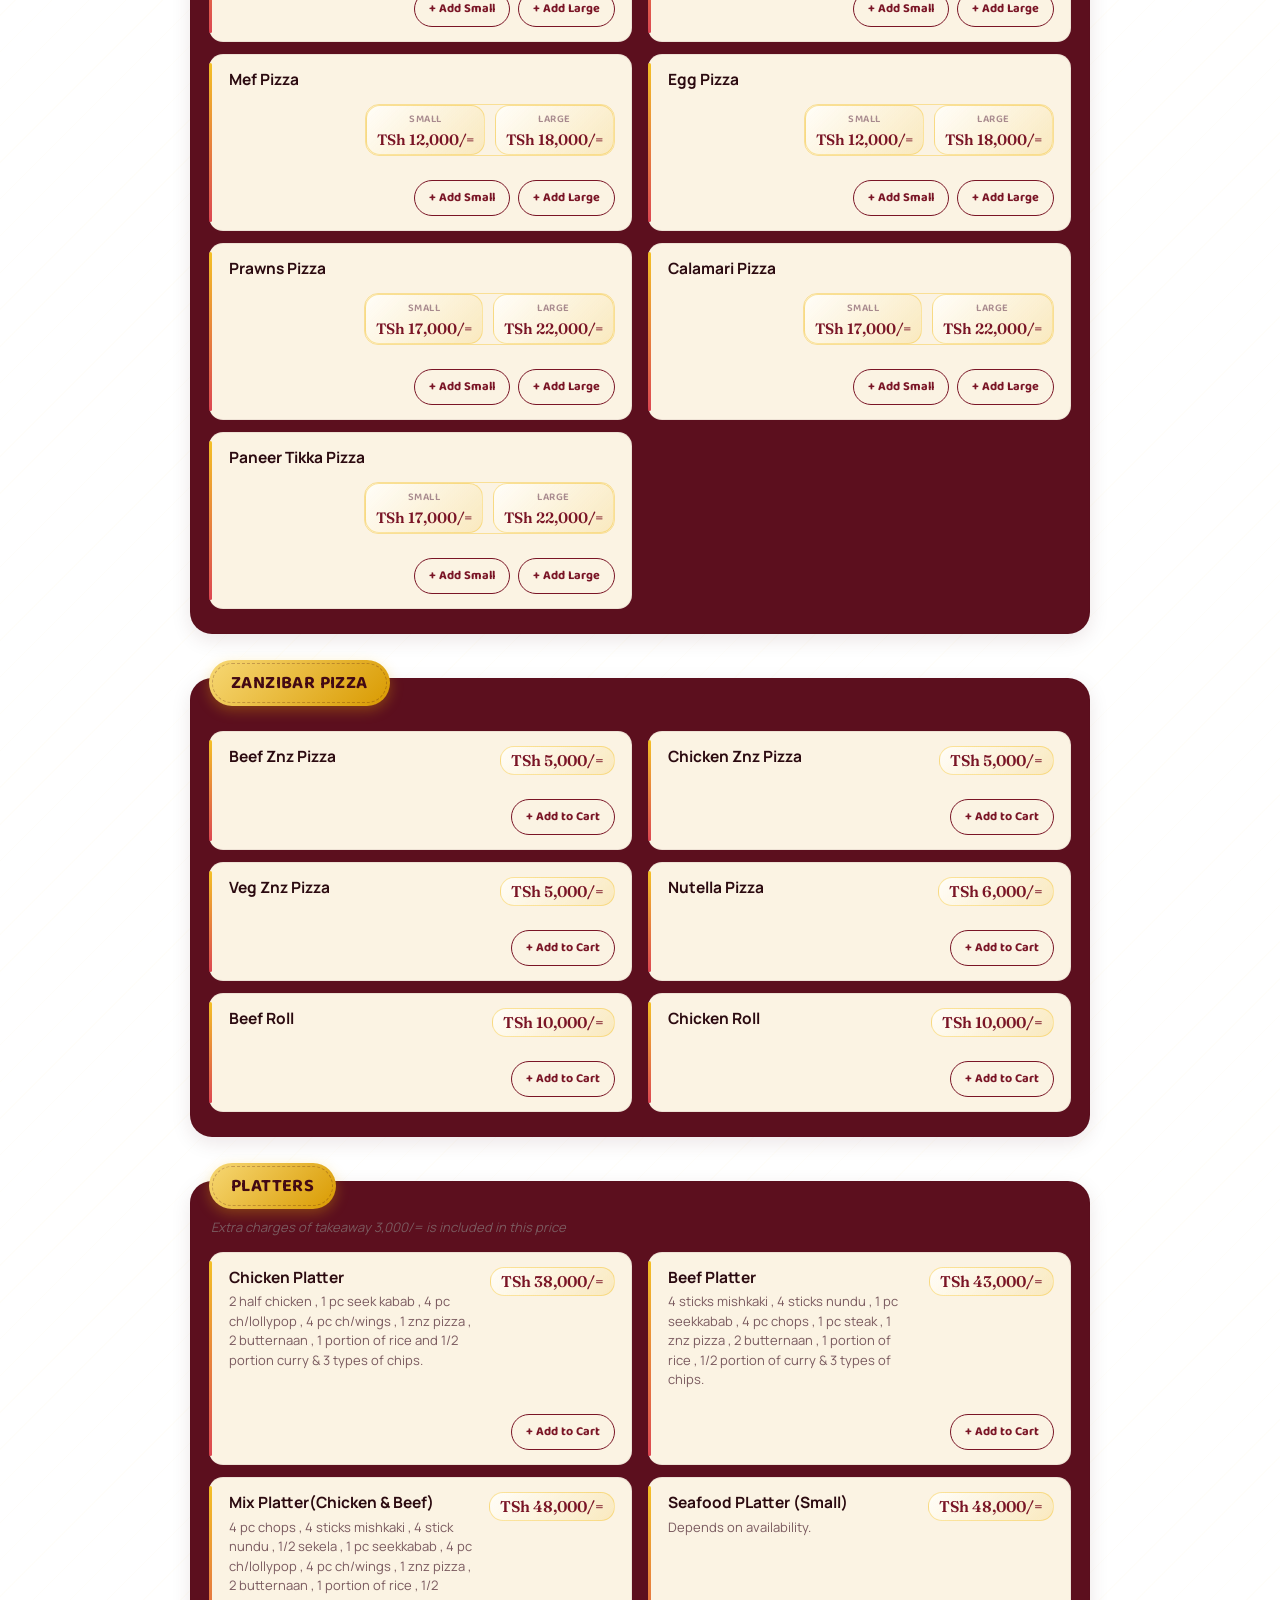
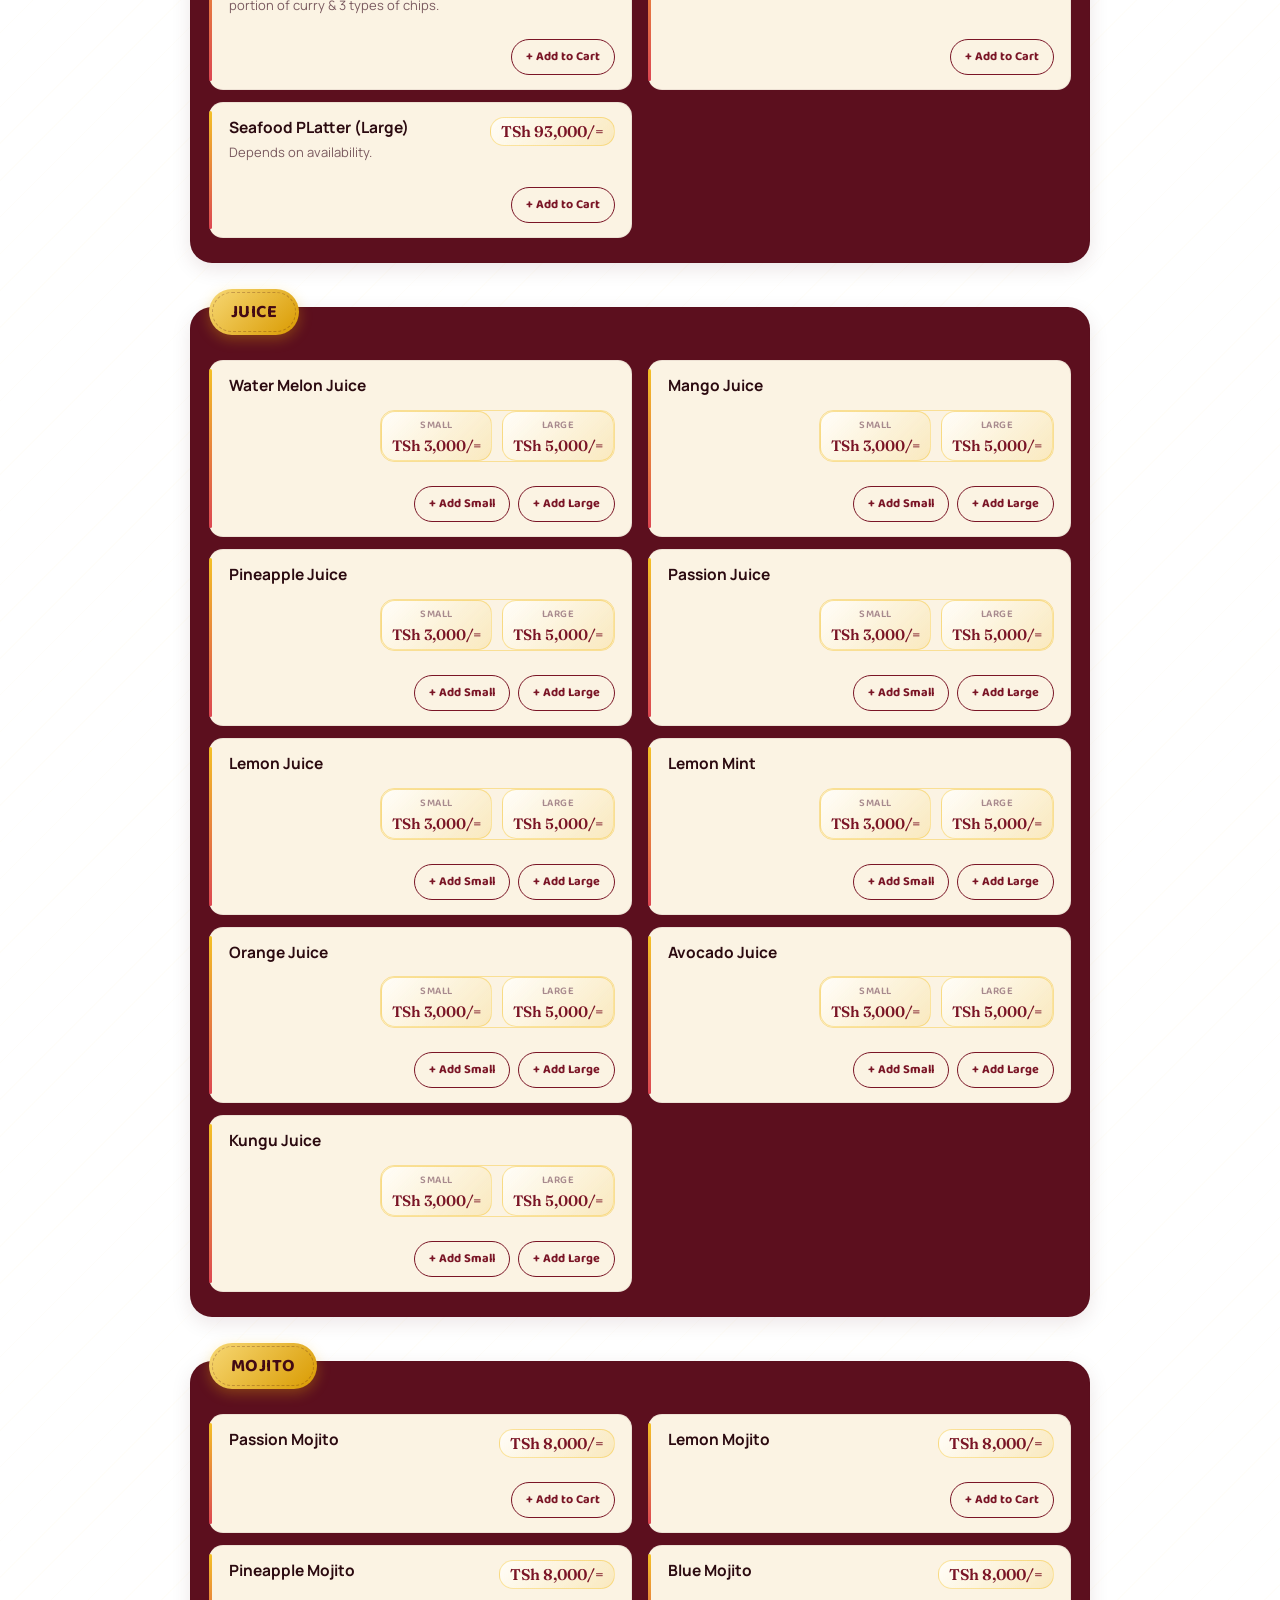
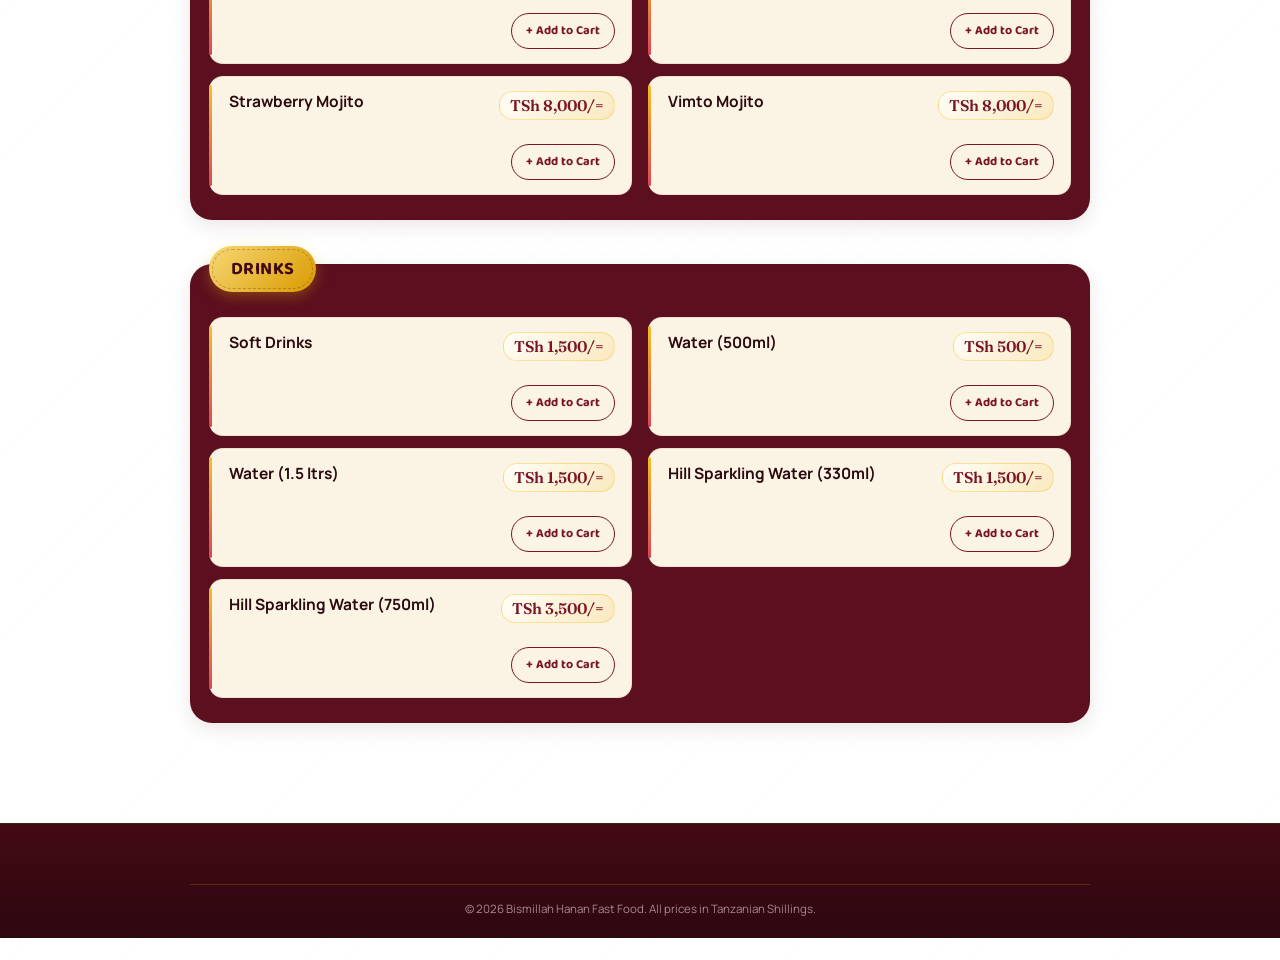
<file: index2.html>
<!DOCTYPE html>
<html lang="en">

<head>
  <meta charset="UTF-8" />
  <meta
    name="viewport"
    content="width=device-width, initial-scale=1.0, viewport-fit=cover"
  />

  <title>Bismillah Hanan Fast Food — Menu</title>

  <meta
    name="description"
    content="Digital menu for Bismillah Hanan Fast Food, Stone Town, Zanzibar. Tasty, Healthy & Lovely."
  />

  <!-- Google Fonts -->
  <link rel="preconnect" href="https://fonts.googleapis.com" />
  <link rel="preconnect" href="https://fonts.gstatic.com" crossorigin />

  <link
    href="https://fonts.googleapis.com/css2?family=Fraunces:opsz,wght@9..144,500;9..144,600;9..144,700&family=Baloo+2:wght@600;700;800&family=Manrope:wght@400;500;600;700;800&display=swap"
    rel="stylesheet"
  />

  <!-- Main Stylesheet -->
  <link rel="stylesheet" href="style2.css" />
</head>

<body>

  <!-- =========================================================
       HEADER
       ========================================================= -->

  <header class="site-header">

    <div class="header-inner">

      <!-- Restaurant Logo -->
      <div class="brand-logo">
        <img
          src="logo.jpeg"
          alt="Bismillah Hanan Fast Food Logo"
        />
      </div>

      <!-- Restaurant Name -->
      <div class="brand-copy">
        <p class="brand-eyebrow">Bismillah</p>

        <h1 class="brand-name">
          Hanan Fast Food
        </h1>

        <p class="brand-tagline">
          Tasty, Healthy &amp; Lovely
        </p>
      </div>

      <!-- Home Button -->
      <a
        href="index.html"
        class="home-button"
        aria-label="Go back to home page"
      >
        🏠 Home
      </a>

    </div>

  </header>


  <!-- =========================================================
       CATEGORY NAVIGATION
       ========================================================= -->

  <nav
    class="category-nav"
    aria-label="Menu categories"
  >

    <div
      class="category-nav-scroll"
      id="category-nav"
      role="tablist"
    ></div>

  </nav>


  <!-- =========================================================
       MENU CONTENT
       ========================================================= -->

  <main
    id="menu-content"
    class="menu-content"
  >
    <!--
      Category sections are rendered here by script2.js
      from MENU_DATA.
    -->
  </main>


  <!-- =========================================================
       FOOTER
       ========================================================= -->

  <footer class="site-footer">
 
   <!-- Copyright -->
    <p class="footer-copyright">
      © <span id="year"></span>
      Bismillah Hanan Fast Food.
      All prices in Tanzanian Shillings.
    </p>

  </footer>


  <!-- =========================================================
       CART: FLOATING BUTTON
       ========================================================= -->

  <button
    id="cart-toggle-btn"
    class="cart-fab"
    type="button"
    aria-label="Open cart, 0 items"
  >
    🛒 Cart
    <span
      id="cart-count"
      class="cart-fab-count"
      aria-hidden="true"
    >0</span>
  </button>


  <!-- =========================================================
       CART: OVERLAY
       ========================================================= -->

  <div
    id="cart-overlay"
    class="cart-overlay"
    hidden
  ></div>


  <!-- =========================================================
       CART: DRAWER
       ========================================================= -->

  <aside
    id="cart-drawer"
    class="cart-drawer"
    role="dialog"
    aria-modal="true"
    aria-labelledby="cart-drawer-title"
    hidden
  >

    <!-- Cart Header -->
    <div class="cart-drawer-header">

      <h2 id="cart-drawer-title">
        🛒 Your Order
      </h2>

      <button
        id="cart-close-btn"
        class="cart-close-btn"
        type="button"
        aria-label="Close cart"
      >
        ✕
      </button>

    </div>


    <!-- Cart Items -->
    <div
      id="cart-items"
      class="cart-items"
    ></div>


    <!-- Empty Cart -->
    <div
      id="cart-empty"
      class="cart-empty"
      hidden
    >

      <p>
        Your cart is empty
      </p>

      <button
        id="cart-browse-btn"
        class="cart-browse-btn"
        type="button"
      >
        Browse Menu
      </button>

    </div>


    <!-- =======================================================
         CART FOOTER / ORDER DETAILS
         ======================================================= -->

    <div
      id="cart-footer"
      class="cart-footer"
      hidden
    >

      <div class="order-details-box">

        <!-- =================================================
             ORDER TYPE
             Only Delivery and Pickup
             ================================================= -->

        <div class="order-type-group">

          <p class="order-type-label">
            <span
              class="order-type-label-dot"
              aria-hidden="true"
            ></span>

            How would you like your order?
          </p>


          <div
            class="order-type-options"
            id="order-type-options"
            role="radiogroup"
            aria-label="Order type"
          >

            <!-- DELIVERY -->
            <button
              type="button"
              class="order-type-btn order-type-btn--delivery"
              data-type="delivery"
              role="radio"
              aria-checked="false"
            >

              <span
                class="order-type-icon"
                aria-hidden="true"
              >
                🛵
              </span>

              <span class="order-type-text">
                Delivery
              </span>

            </button>


            <!-- PICKUP -->
            <button
              type="button"
              class="order-type-btn order-type-btn--pickup"
              data-type="pickup"
              role="radio"
              aria-checked="false"
            >

              <span
                class="order-type-icon"
                aria-hidden="true"
              >
                🥡
              </span>

              <span class="order-type-text">
                Pickup
              </span>

            </button>

          </div>


          <p
            class="order-type-hint"
            id="order-type-hint"
          >
            Select Delivery or Pickup to continue.
          </p>

        </div>


        <!-- Divider -->
        <div
          class="order-details-divider"
          aria-hidden="true"
        ></div>


        <!-- =================================================
             CUSTOMER FIELDS
             ================================================= -->

        <div
          class="cart-customer-fields"
          id="cart-customer-fields"
          hidden
        >

          <!-- Customer Name -->
          <input
            type="text"
            id="customer-name"
            class="cart-input"
            placeholder="Your name *"
            aria-label="Your name (required)"
            hidden
          />


          <!-- Phone Number -->
          <input
            type="tel"
            id="customer-contact"
            class="cart-input"
            placeholder="Phone number *"
            aria-label="Phone number (required)"
            hidden
          />


          <!-- Delivery Address -->
          <input
            type="text"
            id="customer-address"
            class="cart-input"
            placeholder="Delivery address *"
            aria-label="Delivery address (required)"
            hidden
          />

        </div>

      </div>


      <!-- =================================================
           TOTAL
           ================================================= -->

      <div class="cart-total-row">

        <span>
          Total
        </span>

        <span id="cart-total-value">
          TSh 0/=
        </span>

      </div>


      <!-- =================================================
           WHATSAPP ORDER BUTTON
           ================================================= -->

      <button
        id="whatsapp-order-btn"
        class="whatsapp-btn"
        type="button"
        disabled
      >
        📲 Order via WhatsApp
      </button>


      <p class="whatsapp-hint">
        This opens WhatsApp with your order filled in — tap Send there to
        confirm it.
      </p>


      <!-- Clear Cart -->
      <button
        id="clear-cart-btn"
        class="clear-cart-btn"
        type="button"
      >
        Clear Cart
      </button>

    </div>

  </aside>


  <!-- =========================================================
       JAVASCRIPT
       ========================================================= -->

  <script src="script2.js"></script>

</body>
</html>
```
</file>
<file: style.css>
/* ==========================================================================
   BISMILLAH HANAN FAST FOOD — STYLESHEET
   A warm, premium restaurant palette: deep maroon/burgundy + warm gold,
   set against a soft cream background.
   ========================================================================== */

/* ---------- 1. Design tokens ---------- */
:root {
  /* Colour palette */
  --maroon-deep:   #430A14;
  --near-black:    #2B0A10;
  --burgundy:      #5C0F1E;
  --burgundy-mid:  #7A1526;
  --burgundy-light:#93202F;
  --gold-light:    #F7D875;
  --gold:          #F2B705;
  --cream:         #FBF3E3;
  --white-warm:    #FFFDF8;

  /* Typography */
  --font-display: 'Playfair Display', Georgia, serif;
  --font-body: 'Poppins', -apple-system, BlinkMacSystemFont, 'Segoe UI', sans-serif;

  /* Layout */
  --max-width: 1180px;
  --radius-lg: 22px;
  --radius-md: 14px;
  --radius-sm: 8px;
  --shadow-soft: 0 18px 40px -18px rgba(43, 10, 16, 0.35);

  --transition-fast: 180ms ease;
  --transition-med: 320ms cubic-bezier(0.22, 0.61, 0.36, 1);
}

/* =========================================================================
RESET & BASE
========================================================================= */

* {
  box-sizing: border-box;
  }

html {
scroll-behavior: smooth;
}

@media (prefers-reduced-motion: reduce) {

html {
scroll-behavior: auto;
}

* {
  animation-duration: 0.01ms !important;
  transition-duration: 0.01ms !important;
  }
  }

body {
  margin: 0;

  background: var(--cream);
  color: var(--near-black);

  font-family: var(--font-body);

  -webkit-font-smoothing: antialiased;

  overflow-x: hidden;
}

img {
max-width: 100%;
display: block;
}

button {
font-family: inherit;
}

a {
color: inherit;
}

/* =========================================================================
   HEADER
   ========================================================================= */

.site-header {
  position: sticky;
  top: 0;
  z-index: 100;

  background: var(--cream);
  color: var(--near-black);

  border-bottom: 1px solid rgba(67, 10, 20, 0.12);

  padding: 18px 20px;
}


/* =========================================================================
   HEADER INNER
   ========================================================================= */

.header-inner {
  width: 100%;
  max-width: 900px;
  margin: 0 auto;

  display: grid;

  /* Logo | Restaurant information */
  grid-template-columns: 105px minmax(0, 1fr);

  column-gap: 20px;
  row-gap: 14px;

  align-items: center;
}


/* =========================================================================
   RESTAURANT LOGO
   ========================================================================= */

.brand-logo {
  width: 105px;
  height: 105px;

  display: flex;
  align-items: center;
  justify-content: center;

  flex-shrink: 0;
}

.brand-logo img {
  width: 100%;
  height: 100%;

  object-fit: contain;

  display: block;
}


/* =========================================================================
   BRAND TEXT
   ========================================================================= */

.brand-copy {
  min-width: 0;
}

.brand-eyebrow {
  margin: 0 0 2px;

  font-family: var(--font-body);

  font-size: 13px;
  line-height: 1.2;

  letter-spacing: 3px;
  text-transform: uppercase;

  color: var(--maroon-deep);

  font-weight: 700;
}

.brand-name {
  margin: 0 0 5px;

  font-family: var(--font-display);

  font-weight: 700;

  font-size: clamp(24px, 6vw, 34px);

  line-height: 1.05;

  color: var(--maroon-deep);
}

.brand-tagline {
  margin: 0;

  font-family: var(--font-body);

  font-size: 13px;
  line-height: 1.4;

  color: var(--burgundy-light);

  font-weight: 500;
}


/* =========================================================================
   HEADER INFORMATION
   ========================================================================= */

.header-strip {
  grid-column: 1 / -1;

  width: 100%;

  display: flex;
  flex-wrap: wrap;

  gap: 8px 18px;

  padding-top: 14px;

  border-top: 1px solid rgba(242, 183, 5, 0.28);
}

.header-strip-item {
  display: flex;
  align-items: flex-start;

  gap: 6px;

  min-width: 0;

  font-size: 13px;
  line-height: 1.5;

  color: var(--near-black);

  font-weight: 500;
}

.header-strip-item a {
  color: var(--near-black);
  text-decoration: underline;
  text-decoration-thickness: 1px;
  text-underline-offset: 2px;
}

.header-strip-item a:hover {
  color: var(--burgundy);
}

.header-icon {
  flex-shrink: 0;
}


/* =========================================================================
   MOBILE HEADER
   ========================================================================= */

@media (max-width: 600px) {

  .site-header {
    padding: 16px 14px 14px;
  }

  .header-inner {
    grid-template-columns: 92px minmax(0, 1fr);

    column-gap: 14px;
    row-gap: 12px;
  }

  .brand-logo {
    width: 92px;
    height: 92px;
  }

  .brand-eyebrow {
    font-size: 11px;
    letter-spacing: 2.5px;
  }

  .brand-name {
    font-size: 27px;
    line-height: 1.03;
  }

  .brand-tagline {
    font-size: 12px;
  }

  .header-strip {
    display: flex;
    flex-direction: column;

    gap: 6px;

    padding-top: 12px;
  }

  .header-strip-item {
    font-size: 12.5px;

    white-space: normal;
  }

}


/* =========================================================================
   VERY SMALL PHONES
   ========================================================================= */

@media (max-width: 380px) {

  .header-inner {
    grid-template-columns: 82px minmax(0, 1fr);
    column-gap: 12px;
  }

  .brand-logo {
    width: 82px;
    height: 82px;
  }

  .brand-name {
    font-size: 24px;
  }

  .brand-eyebrow {
    font-size: 10px;
    letter-spacing: 2px;
  }

  .brand-tagline {
    font-size: 11px;
  }

  .header-strip-item {
    font-size: 12px;
  }

}
/* ---------- 4. Hero section ---------- */
.hero {
  background: linear-gradient(160deg, var(--maroon-deep) 0%, var(--burgundy) 55%, var(--burgundy-mid) 100%);
  padding: 3.5rem 1.25rem 4.5rem;
}

.hero-inner {
  max-width: var(--max-width);
  margin: 0 auto;
  display: grid;
  grid-template-columns: 1fr;
  gap: 2.5rem;
  align-items: center;
}

.hero-text { color: var(--white-warm); text-align: center; }

.hero-kicker {
  font-family: var(--font-display);
  font-size: 1.5rem;
  letter-spacing: 0.06em;
  color: var(--gold-light);
  margin-bottom: 0.6em;
}

.hero-text h1 {
  color: var(--white-warm);
  font-size: clamp(2.4rem, 8vw, 3.6rem);
  margin-bottom: 0.15em;
}

.hero-tagline {
  font-family: var(--font-display);
  font-style: italic;
  color: var(--gold-light);
  font-size: clamp(1.1rem, 3vw, 1.4rem);
  margin-bottom: 0.7em;
}

.hero-copy {
  max-width: 46ch;
  margin-left: auto;
  margin-right: auto;
  color: rgba(255, 253, 248, 0.88);
  font-size: 1.02rem;
}

.hero-scroll-cta {
  display: inline-flex;
  align-items: center;
  gap: 0.5rem;
  margin-top: 0.6rem;
  color: var(--gold-light);
  font-weight: 600;
  border-bottom: 1px solid rgba(247, 216, 117, 0.5);
  padding-bottom: 2px;
  transition: gap var(--transition-fast), color var(--transition-fast);
}
.hero-scroll-cta:hover { gap: 0.85rem; color: var(--gold); }
.hero-scroll-arrow { display: inline-block; animation: bob 2.2s ease-in-out infinite; }

@keyframes bob {
  0%, 100% { transform: translateY(0); }
  50% { transform: translateY(4px); }
}

.hero-media { display: flex; justify-content: center; }

.hero-image-frame {
  width: min(100%, 380px);
  aspect-ratio: 4 / 5;
  border-radius: 200px 200px 24px 24px;
  overflow: hidden;
  border: 6px solid rgba(247, 216, 117, 0.35);
  box-shadow: var(--shadow-soft);
  position: relative;
  background: var(--burgundy-mid);
}
.hero-image-frame .hero-image { width: 100%; height: 100%; object-fit: cover; }

/* Fallback placeholder styling shared by hero + food + about images */
.fallback-label {
  display: none;
  position: absolute;
  inset: 0;
  flex-direction: column;
  align-items: center;
  justify-content: center;
  text-align: center;
  gap: 0.3rem;
  padding: 1rem;
  color: var(--gold-light);
  background:
    repeating-linear-gradient(45deg, rgba(247, 216, 117, 0.07) 0 12px, transparent 12px 24px),
    var(--burgundy-mid);
  font-family: var(--font-body);
}
.fallback-label span { font-weight: 600; font-size: 0.95rem; }
.fallback-label small { opacity: 0.75; font-size: 0.75rem; }
.image-fallback .fallback-label { display: flex; }
.image-fallback img { display: none; }

/* ---------- 5. Choose section (the two main options) ---------- */
.choose {
  max-width: var(--max-width);
  margin: 0 auto;
  padding: 3.5rem 1.25rem;
}

.choice-grid {
  display: grid;
  grid-template-columns: 1fr;
  gap: 1.5rem;
  max-width: 900px;
  margin: 0 auto;
}

.choice-card {
  display: flex;
  flex-direction: column;
  align-items: center;
  text-align: center;
  background: var(--cream);
  border: 1px solid rgba(67, 10, 20, 0.1);
  border-radius: var(--radius-lg);
  padding: 2.4rem 1.75rem;
  min-height: 220px;
  justify-content: center;
  box-shadow: 0 10px 26px -16px rgba(43, 10, 16, 0.25);
  transition: transform var(--transition-med), box-shadow var(--transition-med), border-color var(--transition-med);
}

.choice-card:hover,
.choice-card:focus-visible {
  transform: translateY(-6px);
  box-shadow: var(--shadow-soft);
  border-color: var(--gold);
}

.choice-icon {
  font-size: 2.6rem;
  margin-bottom: 0.6rem;
}

.choice-card h3 {
  font-size: 1.4rem;
  margin-bottom: 0.35em;
}

.choice-card p {
  color: var(--near-black);
  opacity: 0.75;
  max-width: 32ch;
}

.choice-button {
  margin-top: 1.1rem;
  display: inline-block;
  background: var(--burgundy);
  color: var(--white-warm);
  font-weight: 600;
  font-size: 0.95rem;
  padding: 0.85rem 1.8rem;
  border-radius: 999px;
  transition: background var(--transition-fast), transform var(--transition-fast);
}
.choice-card:hover .choice-button {
  background: var(--gold);
  color: var(--maroon-deep);
}

/* ---------- 6. Featured food section ---------- */
.featured {
  background: var(--cream);
  padding: 3.5rem 0;
}
.featured .section-heading { padding: 0 1.25rem; }

.featured-track {
  max-width: var(--max-width);
  margin: 0 auto;
  padding: 0.5rem 1.25rem 0.75rem;
  display: grid;
  grid-auto-flow: column;
  grid-auto-columns: 72%;
  gap: 1.1rem;
  overflow-x: auto;
  scroll-snap-type: x mandatory;
  scrollbar-width: thin;
  scrollbar-color: var(--burgundy-mid) transparent;
}

.food-card {
  margin: 0;
  scroll-snap-align: start;
}

.food-image-frame {
  position: relative;
  aspect-ratio: 4 / 3;
  border-radius: var(--radius-md);
  overflow: hidden;
  background: var(--burgundy-mid);
  box-shadow: 0 10px 24px -14px rgba(43, 10, 16, 0.3);
}
.food-image-frame img {
  width: 100%; height: 100%; object-fit: cover;
  transition: transform var(--transition-med);
}
.food-card:hover .food-image-frame img { transform: scale(1.06); }

.food-card figcaption {
  margin-top: 0.6rem;
  font-family: var(--font-display);
  font-weight: 600;
  color: var(--maroon-deep);
  text-align: center;
}


/* ---------- 7. About section ---------- */
.about {
  padding: 4rem 1.25rem;
}

.about-inner {
  max-width: var(--max-width);
  margin: 0 auto;
  display: grid;
  grid-template-columns: 1fr;
  gap: 2rem;
  align-items: center;
}

.about-image-frame {
  position: relative;

  /* Match the uploaded image's proportions */
  aspect-ratio: 1080 / 1044;

  width: 100%;
  border-radius: var(--radius-lg);
  overflow: hidden;
  background: var(--burgundy-mid);
  box-shadow: var(--shadow-soft);
}

.about-image-frame img {
  width: 100%;
  height: 100%;

  /* Display the complete image without cropping */
  object-fit: contain;

  display: block;
}

.about-text p {
  font-size: 1.05rem;
  color: var(--near-black);
  opacity: 0.85;
  max-width: 58ch;
}
/* ---------- 8. How it works ---------- */
.steps {
  background: var(--maroon-deep);
  padding: 4rem 1.25rem;
}
.steps .section-heading { color: var(--white-warm); }

.steps-list {
  max-width: var(--max-width);
  margin: 0 auto;
  display: grid;
  grid-template-columns: 1fr;
  gap: 1.75rem;
  counter-reset: step;
}

.step {
  text-align: center;
  padding: 1.5rem 1rem;
}

.step-number {
  display: inline-flex;
  align-items: center;
  justify-content: center;
  width: 46px;
  height: 46px;
  border-radius: 50%;
  border: 2px solid var(--gold);
  color: var(--gold-light);
  font-family: var(--font-display);
  font-weight: 700;
  font-size: 1.15rem;
  margin-bottom: 0.75rem;
}

.step h3 {
  color: var(--white-warm);
  font-size: 1.15rem;
}
.step p {
  color: rgba(255, 253, 248, 0.75);
  font-size: 0.95rem;
}

/* ---------- 9. Footer ---------- */
.site-footer {
  background: var(--near-black);
  color: var(--white-warm);
  padding: 2.75rem 1.25rem 1.75rem;
}

.footer-inner {
  max-width: var(--max-width);
  margin: 0 auto;
  text-align: center;
}

.footer-brand {
  font-family: var(--font-display);
  font-size: 1.3rem;
  font-weight: 700;
  color: var(--gold-light);
  margin-bottom: 0.15em;
}

.footer-tagline {
  font-style: italic;
  color: rgba(255, 253, 248, 0.8);
  margin-bottom: 1.25rem;
}

.footer-links {
  display: flex;
  justify-content: center;
  gap: 1.75rem;
  margin-bottom: 1.5rem;
  flex-wrap: wrap;
}
.footer-links a {
  font-weight: 500;
  border-bottom: 1px solid transparent;
  transition: border-color var(--transition-fast), color var(--transition-fast);
}
.footer-links a:hover {
  color: var(--gold-light);
  border-color: var(--gold-light);
}

.footer-copyright {
  font-size: 0.82rem;
  color: rgba(255, 253, 248, 0.55);
  margin: 0;
  padding-top: 1.25rem;
  border-top: 1px solid rgba(255, 253, 248, 0.12);
}

/* ---------- 10. Scroll-reveal animation ---------- */
.reveal {
  opacity: 0;
  transform: translateY(18px);
  transition: opacity 0.7s ease, transform 0.7s ease;
}
.reveal.is-visible {
  opacity: 1;
  transform: translateY(0);
}

/* ---------- 11. Tablet & desktop breakpoints ---------- */
@media (min-width: 640px) {
  .featured-track { grid-auto-columns: 45%; }
}

@media (min-width: 860px) {
  .hero-inner {
    grid-template-columns: 1.05fr 0.95fr;
    text-align: left;
  }
  .hero-text { text-align: left; }
  .hero-copy { margin-left: 0; }

  .choice-grid { grid-template-columns: 1fr 1fr; }

  .about-inner { grid-template-columns: 0.9fr 1.1fr; }

  .steps-list { grid-template-columns: repeat(3, 1fr); }

  .featured-track { grid-auto-columns: 27%; }
}

@media (min-width: 900px) {
  .nav-toggle { display: none !important; }
  .nav-menu { display: flex !important; }
}

@media (max-width: 899px) {
  .nav-toggle { display: flex; }

  .nav-menu {
    position: absolute;
    top: 100%;
    left: 0;
    right: 0;
    background: var(--cream);
    flex-direction: column;
    align-items: center;
    gap: 0;
    max-height: 0;
    overflow: hidden;
    border-bottom: 1px solid rgba(67, 10, 20, 0.12);
    transition: max-height var(--transition-med);
  }
  .nav-menu.is-open { max-height: 260px; }
  .nav-menu li { width: 100%; }
  .nav-link {
    display: block;
    padding: 1rem 1.25rem;
    border-top: 1px solid rgba(67, 10, 20, 0.08);
  }
  .nav-link::after { display: none; }
}

@media (min-width: 1100px) {
  .navbar { padding: 0.75rem 1.5rem; }
}
</file>
<file: style1.css>
/* =========================================================================
DESIGN TOKENS
========================================================================= */

:root {
--maroon-950: #2E070F;
--maroon-900: #430A14;
--maroon-800: #5C0F1E;
--maroon-700: #7A1526;
--maroon-600: #93202F;

/* Chili-red accent — a second, more vivid pop pulled from the logo's
   red script and heart mark. Used sparingly for CTAs and highlights
   so the palette reads as colorful without losing the maroon/gold identity. */
--crimson-600: #D62839;
--crimson-700: #A81F2D;

--gold-300: #F7D875;
--gold-500: #F2B705;
--gold-600: #D99A00;
--gold-700: #B37D00;

--cream-50: #FBF3E3;
--cream-white: #FFFDF8;

--ink: #2B0A10;
--ink-soft: #7A5A5F;
--ink-faint: #A88A8E;

--font-display: 'Fraunces', serif;
--font-badge: 'Baloo 2', sans-serif;
--font-body: 'Manrope', sans-serif;

--radius-lg: 22px;
--radius-md: 14px;
--radius-pill: 999px;

--shadow-soft: 0 6px 20px rgba(67, 10, 20, 0.10);
--shadow-card: 0 2px 10px rgba(67, 10, 20, 0.06);
--shadow-gold-glow: 0 4px 14px rgba(242, 183, 5, 0.30);

--nav-height: 62px;
}

/* =========================================================================
RESET & BASE
========================================================================= */

* {
  box-sizing: border-box;
  }

html {
scroll-behavior: smooth;
}

@media (prefers-reduced-motion: reduce) {

html {
scroll-behavior: auto;
}

* {
  animation-duration: 0.01ms !important;
  transition-duration: 0.01ms !important;
  }
  }

body {
margin: 0;
background: linear-gradient(180deg, var(--maroon-900), var(--maroon-950));
color: var(--cream-50);
font-family: var(--font-body);
-webkit-font-smoothing: antialiased;
overflow-x: hidden;

/* A faint diagonal hairline texture behind the whole page — a quiet
   background detail rather than a flat, empty fill. Gold instead of
   maroon now that the page sits on a dark burgundy field. */
background-image:
repeating-linear-gradient(
135deg,
rgba(247, 216, 117, 0.035) 0px,
rgba(247, 216, 117, 0.035) 1px,
transparent 1px,
transparent 26px
);
}

img {
max-width: 100%;
display: block;
}

button {
font-family: inherit;
}

a {
color: inherit;
}

/* =========================================================================
HEADER
========================================================================= */

.site-header {
background: linear-gradient(135deg, var(--cream-white), var(--cream-50) 60%, var(--gold-300));

background-image:
radial-gradient(
circle at 15% 20%,
rgba(242, 183, 5, 0.22),
transparent 45%
),
radial-gradient(
circle at 90% 80%,
rgba(214, 40, 57, 0.10),
transparent 42%
),
linear-gradient(135deg, var(--cream-white), var(--cream-50) 60%, var(--gold-300));

color: var(--maroon-900);
padding: 22px 20px 16px;

border-bottom: 1px solid rgba(67, 10, 20, 0.10);
}

/* =========================================================================
HEADER INNER
========================================================================= */

.header-inner {
max-width: 900px;
margin: 0 auto;

display: flex;
align-items: center;

gap: 16px;
}

/* =========================================================================
RESTAURANT LOGO
========================================================================= */

.brand-logo {
flex-shrink: 0;

width: 72px;
height: 72px;

display: flex;
align-items: center;
justify-content: center;
}

.brand-logo img {
width: 100%;
height: 100%;

object-fit: contain;

display: block;
}

/* =========================================================================
BRAND TEXT
========================================================================= */

.brand-copy {
min-width: 0;
}

.brand-eyebrow {
margin: 0;

font-family: var(--font-badge);
font-size: 13px;

letter-spacing: 3px;
text-transform: uppercase;

color: var(--crimson-600);

font-weight: 600;
}

.brand-name {
margin: 1px 0 4px;

font-family: var(--font-display);
font-weight: 600;

font-size: clamp(26px, 7vw, 38px);

line-height: 1.05;

color: var(--maroon-900);
}

.brand-tagline {
margin: 0;

font-size: 13.5px;

color: var(--maroon-700);

font-weight: 500;

letter-spacing: 0.3px;
}

/* =========================================================================
HEADER INFORMATION STRIP
========================================================================= */

.header-strip {
max-width: 900px;
margin: 16px auto 0;

display: flex;

flex-wrap: wrap;

gap: 8px 18px;

padding-top: 14px;

border-top:
1px solid rgba(67, 10, 20, 0.16);
}

.header-strip-item {
font-size: 12.5px;

color: var(--maroon-800);

opacity: 0.85;

white-space: nowrap;
}

/* =========================================================================
CATEGORY NAVIGATION
Horizontal scrolling + sticky navigation
========================================================================= */

.category-nav {
position: sticky;

top: 0;

z-index: 50;

background: linear-gradient(180deg, var(--maroon-900), var(--maroon-800));

border-bottom:
1px solid rgba(242, 183, 5, 0.18);

box-shadow: var(--shadow-soft);
}

.category-nav-scroll {
display: flex;

gap: 10px;

overflow-x: auto;

scroll-behavior: smooth;

-webkit-overflow-scrolling: touch;

padding: 12px 16px;

scrollbar-width: none;
}

.category-nav-scroll::-webkit-scrollbar {
display: none;
}

/* =========================================================================
CATEGORY NAVIGATION PILLS
========================================================================= */

.nav-pill {
flex-shrink: 0;

scroll-snap-align: start;

border:
1.5px solid rgba(247, 216, 117, 0.55);

background: transparent;

color: var(--cream-50);

font-family: var(--font-badge);

font-weight: 600;

font-size: 14.5px;

padding: 10px 18px;

border-radius: var(--radius-pill);

cursor: pointer;

white-space: nowrap;

min-height: 42px;

transition:
background-color 0.2s ease,
color 0.2s ease,
border-color 0.2s ease,
transform 0.15s ease;
}

.nav-pill:hover {
background: rgba(242, 183, 5, 0.20);
border-color: var(--gold-300);
}

.nav-pill:active {
transform: scale(0.97);
}

.nav-pill.active {
background: linear-gradient(135deg, var(--gold-300), var(--gold-500));

border-color: var(--gold-600);

color: var(--maroon-900);

box-shadow: var(--shadow-gold-glow);
}

.nav-pill:focus-visible {
outline: 3px solid var(--gold-500);

outline-offset: 2px;
}

/* =========================================================================
MENU CONTENT
========================================================================= */

.menu-content {
max-width: 900px;

margin: 0 auto;

padding: 10px 18px 40px;
}

.category-section {
position: relative;

background: var(--maroon-800);

border: 1.5px solid rgba(67, 10, 20, 0.10);
border-radius: var(--radius-lg);

padding: 36px 18px 24px;

margin-top: 44px;

box-shadow: var(--shadow-soft);

scroll-margin-top:
calc(var(--nav-height) + 14px);
}

.category-section:first-child {
margin-top: 26px;
}

/* =========================================================================
CATEGORY HEADING
========================================================================= */

.category-heading {
position: absolute;
top: -19px;
left: 18px;

display: inline-flex;

align-items: center;

font-family: var(--font-badge);

font-weight: 700;

font-size: 18px;

letter-spacing: 0.4px;

text-transform: uppercase;

color: var(--maroon-900);

background: linear-gradient(135deg, var(--gold-300), var(--gold-600));

padding: 9px 22px;

border-radius: var(--radius-pill);

margin: 0;

box-shadow: var(--shadow-gold-glow);
}

.category-heading::before {
content: "";

position: absolute;

inset: 3px;

border:
1.5px dashed rgba(67, 10, 20, 0.25);

border-radius: var(--radius-pill);

pointer-events: none;
}

/* =========================================================================
CATEGORY NOTE
========================================================================= */

.category-note {
margin: 0 2px 4px;

font-size: 13px;

color: var(--ink-soft);

font-style: italic;
}

/* =========================================================
   HOME BUTTON
   ========================================================= */

.home-button {
  margin-left: auto;
  display: inline-flex;
  align-items: center;
  justify-content: center;
  gap: 6px;

  padding: 10px 18px;

  background: linear-gradient(135deg, #F7D875, #F2B705);
  color: #430A14;

  border: 2px solid #D99A00;
  border-radius: 999px;

  text-decoration: none;

  font-family: "Manrope", sans-serif;
  font-size: 0.9rem;
  font-weight: 800;

  white-space: nowrap;

  transition:
    background 0.2s ease,
    transform 0.2s ease,
    box-shadow 0.2s ease;
}

.home-button:hover {
  background: linear-gradient(135deg, #F2B705, #D99A00);
  transform: translateY(-2px);
  box-shadow: 0 6px 16px rgba(214, 40, 57, 0.22);
}

.home-button:active {
  transform: translateY(0);
}

/* Mobile */
@media (max-width: 600px) {

  .header-inner {
    position: relative;
  }

  .home-button {
    padding: 8px 12px;
    font-size: 0.8rem;
    margin-left: auto;
  }

}

/* =========================================================================
MENU ITEMS
========================================================================= */

.item-list {
margin-top: 16px;

display: flex;

flex-direction: column;

gap: 10px;
}

.menu-item {
position: relative;

display: flex;

align-items: flex-start;

justify-content: space-between;

gap: 14px;

background: var(--cream-50);

border-radius: var(--radius-md);

padding: 14px 16px 14px 20px;

border:
1px solid rgba(67, 10, 20, 0.07);
}

.menu-item::before {
content: "";

position: absolute;

top: 8px;
bottom: 8px;
left: 0;

width: 3px;
border-radius: 3px;

background: linear-gradient(180deg, var(--gold-500), var(--crimson-600));

opacity: 0.85;
}

.menu-item-info {
min-width: 0;
}

.menu-item-name {
margin: 0;

font-family: var(--font-body);

font-weight: 700;

font-size: 15.5px;

color: var(--ink);

line-height: 1.35;
}

.menu-item-desc {
margin: 5px 0 0;

font-size: 13px;

color: var(--ink-soft);

line-height: 1.5;
}

/* =========================================================================
MENU ITEM PRICE
========================================================================= */
.menu-item {
  flex-wrap: wrap;
}

.menu-item-info {
  flex: 1 1 200px;
}

.menu-item-price,
.menu-item-price--dual {
  flex: 0 0 auto;
  margin-left: auto;
}

@media (max-width: 480px) {
  .menu-item-price--dual {
    flex-basis: 100%;
    justify-content: flex-start;
    margin-top: 8px;
    margin-left: 0;
  }
}
.menu-item-price {
flex-shrink: 0;

font-family: var(--font-display);

font-weight: 600;

font-size: 15.5px;

color: var(--maroon-700);

white-space: nowrap;

padding: 4px 10px;

background: linear-gradient(135deg, var(--cream-white), rgba(242, 183, 5, 0.16));
border: 1px solid rgba(242, 183, 5, 0.35);
border-radius: var(--radius-md);
}

.menu-item-price--dual {
display: flex;

gap: 10px;

background: none;
padding: 0;
}

.price-option {
display: flex;

flex-direction: column;

align-items: center;

gap: 2px;

background: linear-gradient(135deg, var(--cream-white), rgba(242, 183, 5, 0.16));
border: 1px solid rgba(242, 183, 5, 0.35);
border-radius: var(--radius-md);
padding: 5px 10px;
}

.price-option-label {
font-family: var(--font-badge);

font-weight: 600;

font-size: 10.5px;

text-transform: uppercase;

letter-spacing: 0.5px;

color: var(--ink-faint);
}

.price-option-value {
font-family: var(--font-display);

font-weight: 600;

font-size: 15px;

color: var(--maroon-700);

white-space: nowrap;
}

/* =========================================================================
FOOTER
========================================================================= */

.site-footer {
background: linear-gradient(180deg, var(--maroon-900), var(--maroon-950));

color: var(--cream-50);

padding: 34px 20px 22px;

border-top: 1px solid rgba(242, 183, 5, 0.15);
}

.footer-inner {
max-width: 900px;

margin: 0 auto;

display: grid;

grid-template-columns: 1fr;

gap: 22px;
}

.footer-name {
margin: 0 0 4px;

font-family: var(--font-display);

font-weight: 600;

font-size: 20px;

color: var(--cream-white);
}

.footer-tagline {
margin: 0;

font-size: 13px;

color: var(--gold-300);
}

.footer-heading {
margin: 0 0 6px;

font-family: var(--font-badge);

font-weight: 700;

font-size: 12px;

letter-spacing: 1.2px;

text-transform: uppercase;

color: var(--gold-500);
}

.footer-details p,
.footer-catering p {
margin: 0 0 4px;

font-size: 13.5px;

color: var(--cream-50);

opacity: 0.9;

line-height: 1.55;
}

.footer-copyright {
max-width: 900px;

margin: 26px auto 0;

padding-top: 16px;

border-top:
1px solid rgba(242, 183, 5, 0.18);

font-size: 11.5px;

color: var(--ink-faint);

text-align: center;
}

/* =========================================================================
NARROW PHONES
========================================================================= */

@media (max-width: 380px) {

.menu-item {
padding: 12px 14px 12px 18px;
gap: 10px;
}

.menu-item-name {
font-size: 14.5px;
}

.menu-item-price--dual {
gap: 10px;
}

.price-option-value {
font-size: 13.5px;
}

.brand-name {
font-size: 24px;
}

.brand-logo {
width: 60px;
height: 60px;
}

.brand-eyebrow {
font-size: 11px;
}

.brand-tagline {
font-size: 12px;
}
}

/* =========================================================================
TABLET / DESKTOP
========================================================================= */

@media (min-width: 700px) {

.header-inner {
gap: 20px;
}

.brand-logo {
width: 90px;
height: 90px;
}

.category-nav-scroll {
justify-content: center;
flex-wrap: nowrap;
}

.item-list {
display: grid;
grid-template-columns: repeat(2, 1fr);
gap: 12px 16px;
}

.platters .item-list,
#platters .item-list {
grid-template-columns: 1fr;
}

.footer-inner {
grid-template-columns:
1.3fr 1fr 1fr;
}

.footer-details {
padding-left: 22px;
border-left: 1px solid rgba(242, 183, 5, 0.20);
}

.footer-catering {
padding-left: 22px;
border-left: 1px solid rgba(242, 183, 5, 0.20);
}
}

/* =========================================================================
LARGE DESKTOP
========================================================================= */

@media (min-width: 1000px) {

.menu-content {
padding-left: 0;
padding-right: 0;
}
}

/* =========================================================================
PLATTERS
Keep platters in one column at every screen size
========================================================================= */

#platters .item-list {
grid-template-columns: 1fr !important;
}
</file>
<file: style2.css>
/* =========================================================================
DESIGN TOKENS
========================================================================= */

:root {
	
--maroon-deep:   #430A14;
--near-black:    #2B0A10;
--burgundy:      #5C0F1E;
--burgundy-mid:  #7A1526;
--burgundy-light:#93202F;
--gold-light:    #F7D875;
--gold:          #F2B705;
--cream:         #FBF3E3;
--white-warm:    #FFFDF8;

--maroon-950: #2E070F;
--maroon-900: #430A14;
--maroon-800: #5C0F1E;
--maroon-700: #7A1526;
--maroon-600: #93202F;

/* Chili-red accent — a second, more vivid pop pulled from the logo's
   red script and heart mark. Used sparingly for CTAs and highlights
   so the palette reads as colorful without losing the maroon/gold identity. */
--crimson-600: #D62839;
--crimson-700: #A81F2D;

--gold-300: #F7D875;
--gold-500: #F2B705;
--gold-600: #D99A00;
--gold-700: #B37D00;

--cream-50: #FBF3E3;
--cream-white: #FFFDF8;

--ink: #2B0A10;
--ink-soft: #7A5A5F;
--ink-faint: #A88A8E;

--font-display: 'Fraunces', serif;
--font-badge: 'Baloo 2', sans-serif;
--font-body: 'Manrope', sans-serif;

--radius-lg: 22px;
--radius-md: 14px;
--radius-pill: 999px;

--shadow-soft: 0 6px 20px rgba(67, 10, 20, 0.10);
--shadow-card: 0 2px 10px rgba(67, 10, 20, 0.06);
--shadow-gold-glow: 0 4px 14px rgba(242, 183, 5, 0.30);

--nav-height: 62px;
}

/* =========================================================================
RESET & BASE
========================================================================= */

* {
  box-sizing: border-box;
  }

html {
scroll-behavior: smooth;
}

@media (prefers-reduced-motion: reduce) {

html {
scroll-behavior: auto;
}

* {
  animation-duration: 0.01ms !important;
  transition-duration: 0.01ms !important;
  }
  }

body {
margin: 0;
background: linear-gradient(180deg, var(--maroon-900), var(--maroon-950));
color: var(--cream-50);
font-family: var(--font-body);
-webkit-font-smoothing: antialiased;
overflow-x: hidden;

/* A faint diagonal hairline texture behind the whole page — a quiet
   background detail rather than a flat, empty fill. Gold instead of
   maroon now that the page sits on a dark burgundy field. */
background-image:
repeating-linear-gradient(
135deg,
rgba(247, 216, 117, 0.035) 0px,
rgba(247, 216, 117, 0.035) 1px,
transparent 1px,
transparent 26px
);
}

img {
max-width: 100%;
display: block;
}

button {
font-family: inherit;
}

a {
color: inherit;
}

/* =========================================================================
HEADER
========================================================================= */

.site-header {
background: linear-gradient(135deg, var(--cream-white), var(--cream-50) 60%, var(--gold-300));

background-image:
radial-gradient(
circle at 15% 20%,
rgba(242, 183, 5, 0.22),
transparent 45%
),
radial-gradient(
circle at 90% 80%,
rgba(214, 40, 57, 0.10),
transparent 42%
),
linear-gradient(135deg, var(--cream-white), var(--cream-50) 60%, var(--gold-300));

color: var(--maroon-900);
padding: 22px 20px 16px;

border-bottom: 1px solid rgba(67, 10, 20, 0.10);
}

/* =========================================================================
HEADER INNER
========================================================================= */

.header-inner {
max-width: 900px;
margin: 0 auto;

display: flex;
align-items: center;

gap: 16px;
}

/* =========================================================================
RESTAURANT LOGO
========================================================================= */

.brand-logo {
flex-shrink: 0;

width: 72px;
height: 72px;

display: flex;
align-items: center;
justify-content: center;
}

.brand-logo img {
width: 100%;
height: 100%;

object-fit: contain;

display: block;
}

/* =========================================================================
BRAND TEXT
========================================================================= */

.brand-copy {
min-width: 0;
}

.brand-eyebrow {
margin: 0;

font-family: var(--font-badge);
font-size: 13px;

letter-spacing: 3px;
text-transform: uppercase;

color: var(--crimson-600);

font-weight: 600;
}

.brand-name {
margin: 1px 0 4px;

font-family: var(--font-display);
font-weight: 600;

font-size: clamp(26px, 7vw, 38px);

line-height: 1.05;

color: var(--maroon-900);
}

.brand-tagline {
margin: 0;

font-size: 13.5px;

color: var(--maroon-700);

font-weight: 500;

letter-spacing: 0.3px;
}

/* =========================================================================
HEADER INFORMATION STRIP
========================================================================= */

.header-strip {
max-width: 900px;
margin: 16px auto 0;

display: flex;

flex-wrap: wrap;

gap: 8px 18px;

padding-top: 14px;

border-top:
1px solid rgba(67, 10, 20, 0.16);
}

.header-strip-item {
font-size: 12.5px;

color: var(--maroon-800);

opacity: 0.85;

white-space: nowrap;
}

/* =========================================================
   HOME BUTTON
   ========================================================= */

.home-button {
  margin-left: auto;
  display: inline-flex;
  align-items: center;
  justify-content: center;
  gap: 6px;

  padding: 10px 18px;

  background: linear-gradient(135deg, #F7D875, #F2B705);
  color: #430A14;

  border: 2px solid #D99A00;
  border-radius: 999px;

  text-decoration: none;

  font-family: "Manrope", sans-serif;
  font-size: 0.9rem;
  font-weight: 800;

  white-space: nowrap;

  transition:
    background 0.2s ease,
    transform 0.2s ease,
    box-shadow 0.2s ease;
}

.home-button:hover {
  background: linear-gradient(135deg, #F2B705, #D99A00);
  transform: translateY(-2px);
  box-shadow: 0 6px 16px rgba(214, 40, 57, 0.22);
}

.home-button:active {
  transform: translateY(0);
}

/* Mobile */
@media (max-width: 600px) {

  .header-inner {
    position: relative;
  }

  .home-button {
    padding: 8px 12px;
    font-size: 0.8rem;
    margin-left: auto;
  }

}

/* =========================================================================
CATEGORY NAVIGATION
Horizontal scrolling + sticky navigation
========================================================================= */

.category-nav {
position: sticky;

top: 0;

z-index: 50;

background: linear-gradient(180deg, var(--maroon-900), var(--maroon-800));

border-bottom:
1px solid rgba(242, 183, 5, 0.18);

box-shadow: var(--shadow-soft);
}

.category-nav-scroll {
display: flex;

gap: 10px;

overflow-x: auto;

scroll-behavior: smooth;

-webkit-overflow-scrolling: touch;

padding: 12px 16px;

scrollbar-width: none;
}

.category-nav-scroll::-webkit-scrollbar {
display: none;
}

/* =========================================================================
CATEGORY NAVIGATION PILLS
========================================================================= */

.nav-pill {
flex-shrink: 0;

scroll-snap-align: start;

border:
1.5px solid rgba(247, 216, 117, 0.55);

background: transparent;

color: var(--cream-50);

font-family: var(--font-badge);

font-weight: 600;

font-size: 14.5px;

padding: 10px 18px;

border-radius: var(--radius-pill);

cursor: pointer;

white-space: nowrap;

min-height: 42px;

transition:
background-color 0.2s ease,
color 0.2s ease,
border-color 0.2s ease,
transform 0.15s ease;
}

.nav-pill:hover {
background: rgba(242, 183, 5, 0.20);
border-color: var(--gold-300);
}

.nav-pill:active {
transform: scale(0.97);
}

.nav-pill.active {
background: linear-gradient(135deg, var(--gold-300), var(--gold-500));

border-color: var(--gold-600);

color: var(--maroon-900);

box-shadow: var(--shadow-gold-glow);
}

.nav-pill:focus-visible {
outline: 3px solid var(--gold-500);

outline-offset: 2px;
}

/* =========================================================================
MENU CONTENT
========================================================================= */

.menu-content {
max-width: 900px;

margin: 0 auto;

padding: 10px 18px 40px;
}

.category-section {
position: relative;

background: var(--maroon-800);

border: 1.5px solid rgba(67, 10, 20, 0.10);
border-radius: var(--radius-lg);

padding: 36px 18px 24px;

margin-top: 44px;

box-shadow: var(--shadow-soft);

scroll-margin-top:
calc(var(--nav-height) + 14px);
}

.category-section:first-child {
margin-top: 26px;
}

/* =========================================================================
CATEGORY HEADING
========================================================================= */

.category-heading {
position: absolute;
top: -19px;
left: 18px;

display: inline-flex;

align-items: center;

font-family: var(--font-badge);

font-weight: 700;

font-size: 18px;

letter-spacing: 0.4px;

text-transform: uppercase;

color: var(--maroon-900);

background: linear-gradient(135deg, var(--gold-300), var(--gold-600));

padding: 9px 22px;

border-radius: var(--radius-pill);

margin: 0;

box-shadow: var(--shadow-gold-glow);
}

.category-heading::before {
content: "";

position: absolute;

inset: 3px;

border:
1.5px dashed rgba(67, 10, 20, 0.25);

border-radius: var(--radius-pill);

pointer-events: none;
}

/* =========================================================================
CATEGORY NOTE
========================================================================= */

.category-note {
margin: 0 2px 4px;

font-size: 13px;

color: var(--ink-soft);

font-style: italic;
}

/* =========================================================================
MENU ITEMS
========================================================================= */

.item-list {
margin-top: 16px;

display: flex;

flex-direction: column;

gap: 10px;
}

.menu-item {
position: relative;

display: flex;

align-items: flex-start;

justify-content: space-between;

gap: 14px;

background: var(--cream-50);

border-radius: var(--radius-md);

padding: 14px 16px 14px 20px;

border:
1px solid rgba(67, 10, 20, 0.07);

border-left: none;
}

.menu-item::before {
content: "";

position: absolute;

top: 8px;
bottom: 8px;
left: 0;

width: 3px;
border-radius: 3px;

background: linear-gradient(180deg, var(--gold-500), var(--crimson-600));

opacity: 0.85;
}

.menu-item-info {
min-width: 0;
}

.menu-item-name {
margin: 0;

font-family: var(--font-body);

font-weight: 700;

font-size: 15.5px;

color: var(--ink);

line-height: 1.35;
}

.menu-item-desc {
margin: 5px 0 0;

font-size: 13px;

color: var(--ink-soft);

line-height: 1.5;
}

/* =========================================================================
MENU ITEM PRICE
========================================================================= */

.menu-item-price {
flex-shrink: 0;

font-family: var(--font-display);

font-weight: 600;

font-size: 15.5px;

color: var(--maroon-700);

white-space: nowrap;

padding: 4px 10px;

background: linear-gradient(135deg, var(--cream-white), rgba(242, 183, 5, 0.16));
border: 1px solid rgba(242, 183, 5, 0.35);
border-radius: var(--radius-md);
}

.menu-item-price--dual {
display: flex;

gap: 10px;

background: none;
padding: 0;
}

.price-option {
display: flex;

flex-direction: column;

align-items: center;

gap: 2px;

background: linear-gradient(135deg, var(--cream-white), rgba(242, 183, 5, 0.16));
border: 1px solid rgba(242, 183, 5, 0.35);
border-radius: var(--radius-md);
padding: 5px 10px;
}

.price-option-label {
font-family: var(--font-badge);

font-weight: 600;

font-size: 10.5px;

text-transform: uppercase;

letter-spacing: 0.5px;

color: var(--ink-faint);
}

.price-option-value {
font-family: var(--font-display);

font-weight: 600;

font-size: 15px;

color: var(--maroon-700);

white-space: nowrap;
}

/* =========================================================================
FOOTER
========================================================================= */

.site-footer {
background: linear-gradient(180deg, var(--maroon-900), var(--maroon-950));

color: var(--cream-50);

padding: 34px 20px 22px;

border-top: 1px solid rgba(242, 183, 5, 0.15);
}

.footer-inner {
max-width: 900px;

margin: 0 auto;

display: grid;

grid-template-columns: 1fr;

gap: 22px;
}

.footer-name {
margin: 0 0 4px;

font-family: var(--font-display);

font-weight: 600;

font-size: 20px;

color: var(--cream-white);
}

.footer-tagline {
margin: 0;

font-size: 13px;

color: var(--gold-300);
}

.footer-heading {
margin: 0 0 6px;

font-family: var(--font-badge);

font-weight: 700;

font-size: 12px;

letter-spacing: 1.2px;

text-transform: uppercase;

color: var(--gold-500);
}

.footer-details p,
.footer-catering p {
margin: 0 0 4px;

font-size: 13.5px;

color: var(--cream-50);

opacity: 0.9;

line-height: 1.55;
}

.footer-copyright {
max-width: 900px;

margin: 26px auto 0;

padding-top: 16px;

border-top:
1px solid rgba(242, 183, 5, 0.18);

font-size: 11.5px;

color: var(--ink-faint);

text-align: center;
}

/* =========================================================================
NARROW PHONES
========================================================================= */

@media (max-width: 380px) {

.menu-item {
padding: 12px 14px 12px 18px;
gap: 10px;
}

.menu-item-name {
font-size: 14.5px;
}

.menu-item-price--dual {
gap: 10px;
}

.price-option-value {
font-size: 13.5px;
}

.brand-name {
font-size: 24px;
}

.brand-logo {
width: 60px;
height: 60px;
}

.brand-eyebrow {
font-size: 11px;
}

.brand-tagline {
font-size: 12px;
}
}

/* =========================================================================
TABLET / DESKTOP
========================================================================= */

@media (min-width: 700px) {

.header-inner {
gap: 20px;
}

.brand-logo {
width: 90px;
height: 90px;
}

.category-nav-scroll {
justify-content: center;
flex-wrap: nowrap;
}

.item-list {
display: grid;
grid-template-columns: repeat(2, 1fr);
gap: 12px 16px;
}

.platters .item-list,
#platters .item-list {
grid-template-columns: 1fr;
}

.footer-inner {
grid-template-columns:
1.3fr 1fr 1fr;
}

.footer-details {
padding-left: 22px;
border-left: 1px solid rgba(242, 183, 5, 0.20);
}

.footer-catering {
padding-left: 22px;
border-left: 1px solid rgba(242, 183, 5, 0.20);
}
}

/* =========================================================================
LARGE DESKTOP
========================================================================= */

@media (min-width: 1000px) {

.menu-content {
padding-left: 0;
padding-right: 0;
}
}

/* =========================================================================
PLATTERS
Keep platters in one column at every screen size
========================================================================= */

#platters .item-list {
grid-template-columns: 1fr !important;
}

/* =========================================================================
CART FEATURE
Everything below is additive — it does not change any existing rule above.
========================================================================= */

/* ---------- Reserve space so the floating cart button never covers
   the last menu items ---------- */

.menu-content {
padding-bottom: 100px;
}

/* =========================================================================
MENU ITEM — TOP ROW + ADD TO CART ACTIONS
========================================================================= */

.menu-item {
flex-direction: column;
align-items: stretch;
}

.menu-item-top {
display: flex;
align-items: flex-start;
justify-content: space-between;
gap: 14px;
}

.menu-item-top {
  flex-wrap: wrap;
}

.menu-item-info {
  flex: 1 1 200px;
}

.menu-item-price--dual {
  flex: 0 0 auto;
  margin-left: auto;
}

@media (max-width: 480px) {
  .menu-item-price--dual {
    flex-basis: 100%;
    justify-content: flex-start;
    margin-top: 6px;
    margin-left: 0;
  }
}
.menu-item-actions {
display: flex;
justify-content: flex-end;
flex-wrap: wrap;
gap: 8px;
margin-top: 10px;
}

.add-cart-btn {
flex-shrink: 0;

border: 1.5px solid var(--maroon-700);
background: transparent;
color: var(--maroon-700);

font-family: var(--font-badge);
font-weight: 700;
font-size: 12.5px;

padding: 7px 14px;
border-radius: var(--radius-pill);

cursor: pointer;
white-space: nowrap;
min-height: 34px;

transition:
background-color 0.2s ease,
color 0.2s ease,
transform 0.15s ease;
}

.add-cart-btn:hover {
background: rgba(147, 32, 47, 0.08);
}

.add-cart-btn:active {
transform: scale(0.96);
}

.add-cart-btn:focus-visible {
outline: 3px solid var(--maroon-600);
outline-offset: 2px;
}

.add-cart-btn.added {
background: linear-gradient(135deg, var(--gold-300), var(--gold-500));
border-color: var(--gold-600);
color: var(--maroon-900);
}

/* =========================================================================
CART — FLOATING BUTTON
========================================================================= */

.cart-fab {
position: fixed;
right: 16px;
bottom: 16px;
z-index: 80;

display: flex;
align-items: center;
gap: 8px;

background: linear-gradient(135deg, var(--maroon-800), var(--maroon-900));
color: var(--cream-white);

border: none;
border-radius: var(--radius-pill);

font-family: var(--font-badge);
font-weight: 700;
font-size: 15px;

padding: 13px 20px;

box-shadow: 0 8px 22px rgba(67, 10, 20, 0.35);
cursor: pointer;

transition: transform 0.15s ease;
}

.cart-fab:hover {
transform: translateY(-2px);
}

.cart-fab:active {
transform: scale(0.97);
}

.cart-fab:focus-visible {
outline: 3px solid var(--gold-500);
outline-offset: 3px;
}

.cart-fab-count {
background: linear-gradient(135deg, var(--gold-300), var(--gold-600));
color: var(--maroon-900);

font-size: 12.5px;
font-weight: 800;

min-width: 20px;
height: 20px;

border-radius: var(--radius-pill);

display: flex;
align-items: center;
justify-content: center;

padding: 0 5px;
}

/* =========================================================================
CART — OVERLAY
========================================================================= */

.cart-overlay {
position: fixed;
inset: 0;

background: rgba(43, 10, 16, 0.55);
z-index: 90;

opacity: 0;
transition: opacity 0.25s ease;
}

.cart-overlay.visible {
opacity: 1;
}

body.cart-open {
overflow: hidden;
}

/* =========================================================================
CART — DRAWER (bottom sheet on mobile, centered modal on desktop)
========================================================================= */

.cart-drawer {
position: fixed;
left: 0;
right: 0;
bottom: 0;
z-index: 100;

max-height: 85vh;

display: flex;
flex-direction: column;

background: var(--cream-white);
border-radius: 20px 20px 0 0;

box-shadow: 0 -8px 30px rgba(67, 10, 20, 0.25);

transform: translateY(100%);
transition: transform 0.28s ease;
}

.cart-drawer.open {
transform: translateY(0);
}

.cart-drawer-header {
display: flex;
align-items: center;
justify-content: space-between;

padding: 16px 18px 12px;

border-bottom: 1px solid rgba(67, 10, 20, 0.08);

flex-shrink: 0;
}

.cart-drawer-header h2 {
margin: 0;

font-family: var(--font-display);
font-size: 19px;

color: var(--maroon-900);
}

.cart-close-btn {
border: none;
background: rgba(67, 10, 20, 0.08);
color: var(--maroon-900);

width: 34px;
height: 34px;

border-radius: 50%;

font-size: 16px;
cursor: pointer;

display: flex;
align-items: center;
justify-content: center;
}

.cart-close-btn:focus-visible {
outline: 3px solid var(--maroon-600);
outline-offset: 2px;
}

.cart-items {
overflow-y: auto;

padding: 12px 18px;

display: flex;
flex-direction: column;
gap: 10px;

flex: 1 1 auto;
}

.cart-item {
display: flex;
align-items: center;
justify-content: space-between;
gap: 12px;

background: var(--cream-50);
border-radius: var(--radius-md);

padding: 12px 14px;

border: 1px solid rgba(67, 10, 20, 0.06);
}

.cart-item-info {
min-width: 0;
}

.cart-item-name {
margin: 0;
font-weight: 700;
font-size: 14.5px;
color: var(--ink);
}

.cart-item-unit-price {
margin: 3px 0 0;
font-size: 12px;
color: var(--ink-soft);
}

.cart-item-controls {
flex-shrink: 0;

display: flex;
flex-direction: column;
align-items: flex-end;
gap: 6px;
}

.cart-qty {
display: flex;
align-items: center;
gap: 8px;
}

.cart-qty-btn {
width: 30px;
height: 30px;

border-radius: 50%;
border: 1.5px solid var(--maroon-700);

background: var(--cream-white);
color: var(--maroon-700);

font-size: 16px;
font-weight: 700;
line-height: 1;

cursor: pointer;

display: flex;
align-items: center;
justify-content: center;
}

.cart-qty-btn:active {
transform: scale(0.94);
}

.cart-qty-btn:focus-visible {
outline: 3px solid var(--maroon-600);
outline-offset: 2px;
}

.cart-qty-value {
min-width: 18px;
text-align: center;

font-weight: 700;
font-size: 14px;
}

.cart-item-subtotal {
margin: 0;

font-family: var(--font-display);
font-weight: 600;
font-size: 14px;

color: var(--maroon-700);
}

.cart-remove-btn {
border: none;
background: none;

color: var(--ink-faint);
font-size: 11.5px;
text-decoration: underline;

cursor: pointer;
padding: 2px;
}

.cart-remove-btn:focus-visible {
outline: 2px solid var(--maroon-600);
outline-offset: 2px;
}

/* ---------- Empty cart state ---------- */

.cart-empty {
padding: 40px 24px 44px;
text-align: center;
color: var(--ink-soft);
}

.cart-empty p {
margin: 0 0 16px;
font-size: 15px;
}

.cart-browse-btn {
border: 1.5px solid var(--maroon-800);
background: transparent;
color: var(--maroon-800);

font-family: var(--font-badge);
font-weight: 700;
font-size: 14px;

padding: 10px 22px;
border-radius: var(--radius-pill);

cursor: pointer;
}

/* ---------- Cart footer (total + WhatsApp + clear) ---------- */

.cart-footer {
flex-shrink: 0;

padding: 14px 18px calc(16px + env(safe-area-inset-bottom));

border-top: 1px solid rgba(67, 10, 20, 0.08);

background: var(--cream-white);
}

/* ---------- Order details box ----------
   A visually distinct panel (tinted background + border + accent line)
   that houses the order-type picker and the fields that follow it, so the
   checkout step reads as one deliberate unit instead of loose inputs. */

.order-details-box {
position: relative;

background:
linear-gradient(
165deg,
rgba(242, 183, 5, 0.10),
rgba(242, 183, 5, 0.02) 55%
),
var(--cream-50);

border: 1.5px solid rgba(67, 10, 20, 0.14);
border-radius: var(--radius-lg);

padding: 16px 16px 14px;
margin-bottom: 14px;

box-shadow: inset 0 1px 0 rgba(255, 255, 255, 0.6);
}

.order-details-box::before {
content: "";
position: absolute;

top: 10px;
bottom: 10px;
left: 0;

width: 4px;
border-radius: 0 4px 4px 0;

background: var(--gold-500);
}

.order-type-group {
margin-bottom: 4px;
}

.order-type-label {
margin: 0 0 10px;

display: flex;
align-items: center;
gap: 8px;

font-family: var(--font-badge);
font-weight: 700;
font-size: 13px;

letter-spacing: 0.2px;

color: var(--maroon-900);
}

.order-type-label-dot {
flex-shrink: 0;

width: 7px;
height: 7px;

border-radius: 50%;

background: var(--gold-600);
}

.order-type-options {
  display: grid;
  grid-template-columns: repeat(2, 1fr);
  gap: 9px;
}

.order-type-btn {
display: flex;
flex-direction: column;
align-items: center;
gap: 4px;

border: 1.5px solid rgba(67, 10, 20, 0.16);
background: var(--cream-white);
color: var(--ink-soft);

font-family: var(--font-badge);
font-weight: 700;
font-size: 12px;

padding: 12px 6px 10px;
border-radius: var(--radius-md);

cursor: pointer;
white-space: nowrap;
text-align: center;

transition:
background-color 0.2s ease,
border-color 0.2s ease,
color 0.2s ease,
transform 0.15s ease,
box-shadow 0.2s ease;
}

.order-type-icon {
font-size: 19px;
line-height: 1;
}

.order-type-btn:hover {
border-color: rgba(67, 10, 20, 0.32);
transform: translateY(-1px);
}

.order-type-btn:active {
transform: scale(0.96);
}

.order-type-btn:focus-visible {
outline: 3px solid var(--maroon-600);
outline-offset: 2px;
}

/* Each order type gets its own accent color once selected, so the three
   states are told apart at a glance rather than all turning the same
   generic "active" color. */

.order-type-btn--delivery.active {
background: linear-gradient(135deg, var(--gold-300), var(--gold-500));
border-color: var(--gold-600);
color: var(--maroon-900);
box-shadow: 0 4px 12px rgba(242, 183, 5, 0.35);
}

.order-type-btn--pickup.active {
background: linear-gradient(135deg, var(--crimson-600), var(--crimson-700));
border-color: var(--crimson-700);
color: var(--cream-white);
box-shadow: 0 4px 12px rgba(214, 40, 57, 0.32);
}


.order-type-hint {
margin: 10px 2px 0;

font-size: 11.5px;
color: var(--ink-soft);
font-style: italic;
}

.order-type-hint.is-hidden {
display: none;
}

/* ---------- Divider between order type + customer fields ---------- */

.order-details-divider {
height: 1px;
margin: 14px 2px 12px;

background:
linear-gradient(
90deg,
transparent,
rgba(67, 10, 20, 0.16) 15%,
rgba(67, 10, 20, 0.16) 85%,
transparent
);
}

.cart-customer-fields {
display: flex;
flex-direction: column;
gap: 8px;
}

.cart-input {
width: 100%;

border: 1.5px solid rgba(67, 10, 20, 0.16);
border-radius: var(--radius-md);

padding: 10px 12px;

font-family: var(--font-body);
font-size: 13.5px;
color: var(--ink);

background: var(--cream-white);

transition: border-color 0.2s ease;
}

.cart-input:hover {
border-color: rgba(67, 10, 20, 0.28);
}

.cart-input:focus-visible {
outline: 3px solid var(--maroon-600);
outline-offset: 1px;
}

.cart-total-row {
display: flex;
align-items: center;
justify-content: space-between;

font-family: var(--font-display);
font-weight: 700;
font-size: 17px;

color: var(--maroon-900);

margin-bottom: 12px;
}

.whatsapp-btn {
width: 100%;

border: none;
background: #25D366;
color: #06210F;

font-family: var(--font-badge);
font-weight: 800;
font-size: 15.5px;

padding: 14px 16px;
border-radius: var(--radius-pill);

cursor: pointer;
margin-bottom: 8px;

min-height: 48px;
}

.whatsapp-btn:disabled {
opacity: 0.5;
cursor: not-allowed;
}

.whatsapp-btn:not(:disabled):hover {
filter: brightness(1.05);
}

.whatsapp-btn:focus-visible {
outline: 3px solid var(--maroon-600);
outline-offset: 2px;
}

.whatsapp-hint {
margin: 0 0 10px;
font-size: 11.5px;
line-height: 1.4;
color: var(--ink-soft);
text-align: center;
}

.clear-cart-btn {
width: 100%;

border: none;
background: none;

color: var(--ink-faint);
font-size: 12.5px;
text-decoration: underline;

cursor: pointer;
padding: 6px;
}

.clear-cart-btn:focus-visible {
outline: 2px solid var(--maroon-600);
outline-offset: 2px;
}

/* =========================================================================
TABLET / DESKTOP — CART DRAWER BECOMES A CENTERED MODAL
========================================================================= */

@media (min-width: 700px) {

.cart-drawer {
left: 50%;
right: auto;
bottom: 50%;

transform: translate(-50%, 50%) scale(0.96);
opacity: 0;

width: 420px;
max-width: calc(100vw - 40px);
max-height: 80vh;

border-radius: var(--radius-lg);

transition:
transform 0.25s ease,
opacity 0.25s ease;
}

.cart-drawer.open {
transform: translate(-50%, 50%) scale(1);
opacity: 1;
}
}

/* =========================================================================
NARROW PHONES — CART TWEAKS
========================================================================= */

@media (max-width: 380px) {

.cart-fab {
padding: 11px 16px;
font-size: 13.5px;
}

.add-cart-btn {
font-size: 11.5px;
padding: 6px 12px;
}

.order-type-btn {
font-size: 10.5px;
padding: 10px 4px 8px;
}

.order-type-icon {
font-size: 17px;
}

.order-details-box {
padding: 13px 12px 12px;
}
}
/* =========================================================================
   CART MOBILE LAYOUT FIX
   ========================================================================= */

/* The cart drawer itself must always use normal vertical flex flow */
.cart-drawer {
  display: flex;
  flex-direction: column;

  position: fixed;
  left: 0;
  right: 0;
  bottom: 0;

  width: 100%;
  max-height: 90vh;
  height: auto;

  overflow: hidden;

  background: var(--cream-white);
  border-radius: 20px 20px 0 0;

  transform: translateY(100%);
  transition: transform 0.28s ease;

  box-shadow: 0 -8px 30px rgba(67, 10, 20, 0.25);
}

.cart-drawer.open {
  transform: translateY(0);
}


/* =========================================================================
   CART HEADER
   ========================================================================= */

.cart-drawer-header {
  flex: 0 0 auto;

  display: flex;
  align-items: center;
  justify-content: space-between;

  padding: 16px 18px 12px;

  background: var(--cream-white);

  border-bottom: 1px solid rgba(67, 10, 20, 0.08);

  position: relative;
  z-index: 2;
}


/* =========================================================================
   CART ITEMS AREA
   ========================================================================= */

/*
   IMPORTANT:
   Cart items get their own scrolling area.

   This means:
   1. The complete cart item stays inside this section.
   2. Quantity buttons and prices cannot be covered by the order section.
   3. The order details section starts AFTER the cart-items area.
*/

.cart-items {
  flex: 1 1 auto;

  min-height: 0;

  overflow-y: auto;
  overflow-x: hidden;

  padding: 12px 18px 16px;

  display: flex;
  flex-direction: column;
  gap: 10px;

  /* Prevent scrolling from affecting the page behind the modal */
  overscroll-behavior: contain;

  /* Make sure the last cart item has breathing room */
  scroll-padding-bottom: 16px;
}


/* =========================================================================
   INDIVIDUAL CART ITEM
   ========================================================================= */

.cart-item {
  position: relative;

  flex: 0 0 auto;

  display: flex;
  align-items: center;
  justify-content: space-between;

  gap: 12px;

  width: 100%;

  background: var(--cream-50);

  border-radius: var(--radius-md);

  padding: 12px 14px;

  border: 1px solid rgba(67, 10, 20, 0.06);

  /*
     Prevent the item from shrinking when the cart gets crowded.
     This is important for mobile.
  */
  min-height: 70px;
}


/* Cart item information */
.cart-item-info {
  min-width: 0;
  flex: 1 1 auto;
}


/* Cart item name */
.cart-item-name {
  margin: 0;

  font-weight: 700;
  font-size: 14.5px;

  color: var(--ink);

  line-height: 1.35;

  overflow-wrap: anywhere;
}


/* Cart item unit price */
.cart-item-unit-price {
  margin: 3px 0 0;

  font-size: 12px;

  color: var(--ink-soft);

  line-height: 1.4;
}


/* Cart item controls */
.cart-item-controls {
  flex: 0 0 auto;

  display: flex;
  flex-direction: column;
  align-items: flex-end;

  gap: 6px;
}


/* Quantity controls */
.cart-qty {
  display: flex;
  align-items: center;

  gap: 8px;

  flex-shrink: 0;
}


/* Quantity buttons */
.cart-qty-btn {
  width: 30px;
  height: 30px;

  flex: 0 0 30px;

  border-radius: 50%;

  border: 1.5px solid var(--maroon-700);

  background: var(--cream-white);

  color: var(--maroon-700);

  font-size: 16px;
  font-weight: 700;

  line-height: 1;

  cursor: pointer;

  display: flex;
  align-items: center;
  justify-content: center;
}


/* Quantity number */
.cart-qty-value {
  min-width: 18px;

  text-align: center;

  font-weight: 700;
  font-size: 14px;
}


/* Subtotal */
.cart-item-subtotal {
  margin: 0;

  font-family: var(--font-display);

  font-weight: 600;

  font-size: 14px;

  color: var(--maroon-700);

  white-space: nowrap;
}


/* Remove button */
.cart-remove-btn {
  border: none;

  background: none;

  color: var(--ink-faint);

  font-size: 11.5px;

  text-decoration: underline;

  cursor: pointer;

  padding: 2px;
}


/* =========================================================================
   EMPTY CART
   ========================================================================= */

.cart-empty {
  flex: 1 1 auto;

  overflow-y: auto;

  padding: 40px 24px 44px;

  text-align: center;

  color: var(--ink-soft);
}


/* =========================================================================
   CART FOOTER / ORDER DETAILS
   ========================================================================= */

/*
   This is the important part.

   The footer is NOT positioned over the cart items.
   It is a normal flex child that comes AFTER .cart-items.
*/

.cart-footer {
  position: relative;

  flex: 0 0 auto;

  width: 100%;

  max-height: 48vh;

  overflow-y: auto;
  overflow-x: hidden;

  padding: 14px 18px calc(16px + env(safe-area-inset-bottom));

  border-top: 1px solid rgba(67, 10, 20, 0.08);

  background: var(--cream-white);

  /*
     Keep the footer above the cart items in normal document flow.
  */
  z-index: 2;

  overscroll-behavior: contain;
}


/* =========================================================================
   ORDER DETAILS BOX
   ========================================================================= */

.order-details-box {
  position: relative;

  width: 100%;

  background:
    linear-gradient(
      165deg,
      rgba(242, 183, 5, 0.10),
      rgba(242, 183, 5, 0.02) 55%
    ),
    var(--cream-50);

  border: 1.5px solid rgba(67, 10, 20, 0.14);

  border-radius: var(--radius-lg);

  padding: 16px 16px 14px;

  margin: 0 0 14px;

  box-shadow:
    inset 0 1px 0 rgba(255, 255, 255, 0.6);

  /*
     IMPORTANT:
     Do not use absolute/fixed positioning here.
  */
}


/* Gold accent line */
.order-details-box::before {
  content: "";

  position: absolute;

  top: 10px;
  bottom: 10px;
  left: 0;

  width: 4px;

  border-radius: 0 4px 4px 0;

  background: var(--gold-500);
}


/* =========================================================================
   ORDER TYPE SECTION
   ========================================================================= */

.order-type-group {
  position: relative;

  margin: 0 0 4px;
}

.order-type-label {
  margin: 0 0 10px;

  display: flex;
  align-items: center;

  gap: 8px;

  font-family: var(--font-badge);

  font-weight: 700;

  font-size: 13px;

  letter-spacing: 0.2px;

  color: var(--maroon-900);
}

.order-type-label-dot {
  flex-shrink: 0;

  width: 7px;
  height: 7px;

  border-radius: 50%;

  background: var(--gold-600);
}


/* Delivery / Pickup */
.order-type-options {
  display: grid;
  grid-template-columns: repeat(2, 1fr);
  gap: 9px;
  width: 100%;
}


.order-type-btn {
  position: relative;

  display: flex;

  flex-direction: column;

  align-items: center;

  justify-content: center;

  gap: 4px;

  min-height: 70px;

  border: 1.5px solid rgba(67, 10, 20, 0.16);

  background: var(--cream-white);

  color: var(--ink-soft);

  font-family: var(--font-badge);

  font-weight: 700;

  font-size: 12px;

  padding: 10px 6px;

  border-radius: var(--radius-md);

  cursor: pointer;

  white-space: nowrap;

  text-align: center;
}


/* =========================================================================
   CUSTOMER FIELDS
   ========================================================================= */

.cart-customer-fields {
  position: relative;

  width: 100%;

  display: flex;

  flex-direction: column;

  gap: 8px;

  margin-top: 0;
}

.cart-input {
  width: 100%;

  min-height: 42px;

  border: 1.5px solid rgba(67, 10, 20, 0.16);

  border-radius: var(--radius-md);

  padding: 10px 12px;

  font-family: var(--font-body);

  font-size: 13.5px;

  color: var(--ink);

  background: var(--cream-white);
}


/* =========================================================================
   TOTAL
   ========================================================================= */

.cart-total-row {
  display: flex;

  align-items: center;

  justify-content: space-between;

  gap: 12px;

  width: 100%;

  font-family: var(--font-display);

  font-weight: 700;

  font-size: 17px;

  color: var(--maroon-900);

  margin: 0 0 12px;
}


/* =========================================================================
   WHATSAPP BUTTON
   ========================================================================= */

.whatsapp-btn {
  display: block;

  width: 100%;

  min-height: 48px;

  border: none;

  background: #25D366;

  color: #06210F;

  font-family: var(--font-badge);

  font-weight: 800;

  font-size: 15.5px;

  padding: 14px 16px;

  border-radius: var(--radius-pill);

  cursor: pointer;

  margin: 0 0 8px;
}


/* =========================================================================
   WHATSAPP HINT
   ========================================================================= */

.whatsapp-hint {
  margin: 0 0 10px;

  font-size: 11.5px;

  line-height: 1.4;

  color: var(--ink-soft);

  text-align: center;
}


/* =========================================================================
   CLEAR CART
   ========================================================================= */

.clear-cart-btn {
  display: block;

  width: 100%;

  border: none;

  background: none;

  color: var(--ink-faint);

  font-size: 12.5px;

  text-decoration: underline;

  cursor: pointer;

  padding: 6px;
}


/* =========================================================================
   MOBILE CART HEIGHT
   ========================================================================= */

@media (max-width: 699px) {

  .cart-drawer {
    /*
       Give the cart enough vertical room on phones,
       but never let it exceed the screen.
    */
    max-height: 92dvh;
    height: auto;

    overflow: hidden;
  }

  /*
     The cart items get the available space.
     The order section follows them normally.
  */
  .cart-items {
    min-height: 90px;

    flex: 1 1 auto;

    overflow-y: auto;
  }

  /*
     Footer remains part of the drawer's normal flow.
     It does NOT sit on top of cart items.
  */
  .cart-footer {
    flex: 0 0 auto;

    max-height: 52dvh;

    overflow-y: auto;
  }

}


/* =========================================================================
   VERY SMALL PHONES
   ========================================================================= */

@media (max-width: 380px) {

  .cart-drawer {
    max-height: 94dvh;
  }

  .cart-drawer-header {
    padding: 13px 14px 10px;
  }

  .cart-items {
    padding: 10px 14px 14px;

    gap: 8px;
  }

  .cart-item {
    padding: 11px 12px;

    gap: 9px;

    min-height: 68px;
  }

  .cart-item-name {
    font-size: 13.5px;
  }

  .cart-item-unit-price {
    font-size: 11.5px;
  }

  .cart-item-subtotal {
    font-size: 13px;
  }

  .cart-qty {
    gap: 6px;
  }

  .cart-qty-btn {
    width: 28px;
    height: 28px;

    flex-basis: 28px;
  }

  .cart-footer {
    padding: 12px 14px calc(14px + env(safe-area-inset-bottom));

    max-height: 55dvh;
  }

  .order-details-box {
    padding: 13px 12px 12px;

    margin-bottom: 12px;
  }

  .order-type-options {
    gap: 6px;
  }

  .order-type-btn {
    min-height: 64px;

    font-size: 10.5px;

    padding: 9px 4px 8px;
  }

  .order-type-icon {
    font-size: 17px;
  }

}
/* =========================================================================
   DELIVERY AREA FIELDS
   ========================================================================= */

.cart-input-label {
  display: block;
  margin: 0 0 6px;
  font-size: 0.85rem;
  font-weight: 700;
}

.cart-delivery-area-wrap,
.cart-other-area-wrap {
  width: 100%;
}

.cart-select {
  width: 100%;
  cursor: pointer;
}

.cart-total-breakdown {
  width: 100%;
}

.cart-total-line {
  display: flex;
  justify-content: space-between;
  align-items: center;
  gap: 12px;
  padding: 5px 0;
}

.cart-grand-total {
  margin-top: 8px;
  padding-top: 10px;
  border-top: 1px solid currentColor;
  font-weight: 800;
  font-size: 1.05rem;
}
/* =========================================================================
   ADDITIONAL NOTES / SPECIAL INSTRUCTIONS
   ========================================================================= */

.cart-notes-wrap {
  width: 100%;
  display: flex;
  flex-direction: column;
  gap: 6px;
}

.cart-input-label {
  display: block;

  font-family: var(--font-body);
  font-size: 12.5px;
  font-weight: 700;

  color: var(--maroon-900);
}

.cart-textarea {
  width: 100%;
  min-height: 82px;

  resize: vertical;

  line-height: 1.45;
}

.cart-textarea::placeholder {
  color: var(--ink-faint);
  opacity: 0.9;
}

.cart-textarea:focus-visible {
  outline: 3px solid var(--maroon-600);
  outline-offset: 1px;
}
</file>
